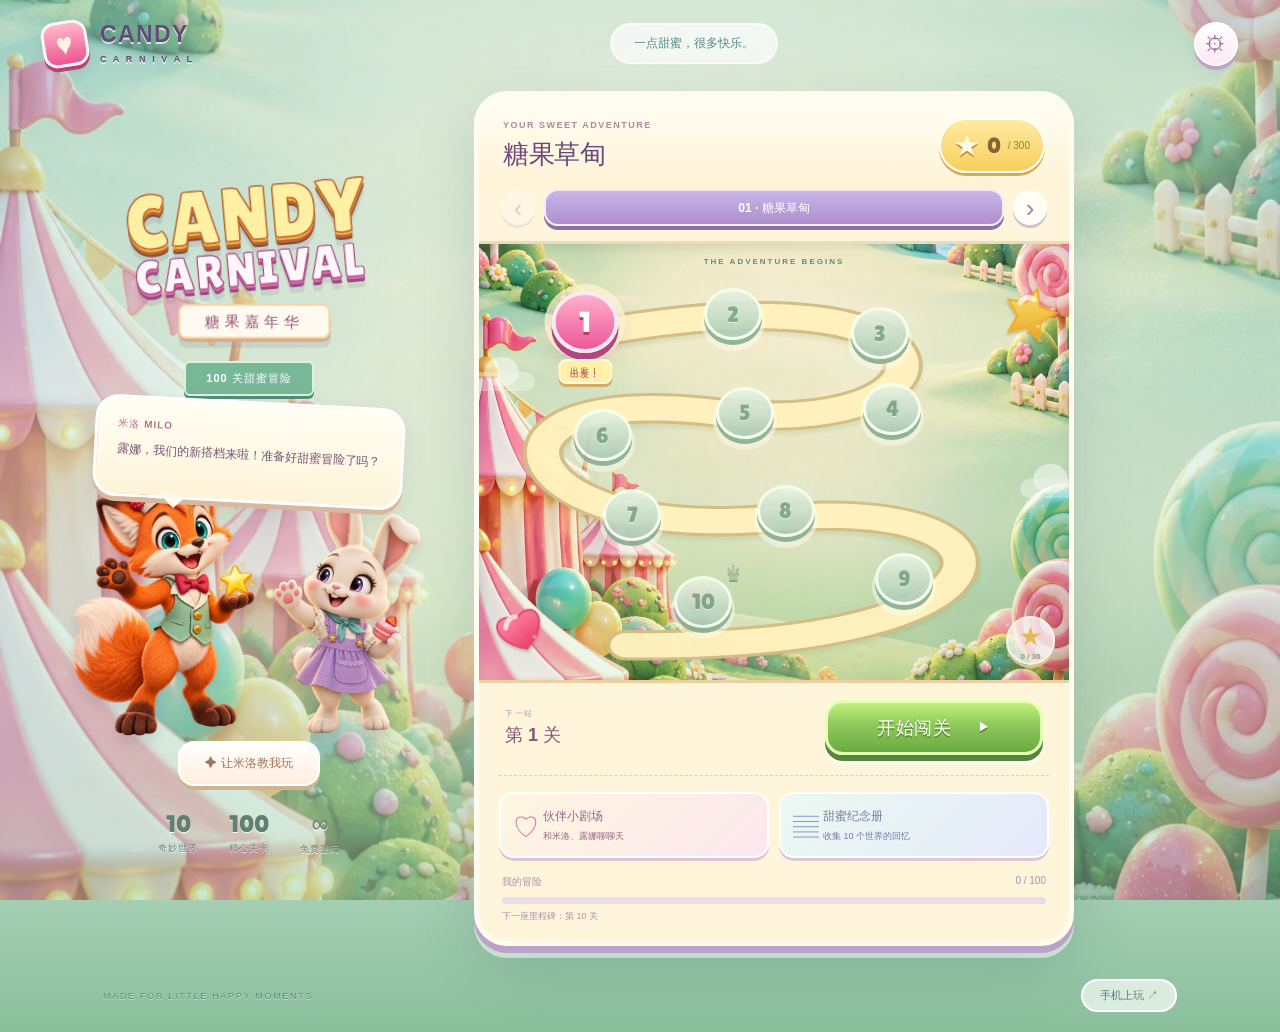
<file: games/candy/index.html>
<!doctype html><html lang="zh-CN"><head><meta charset="UTF-8"><meta name="viewport" content="width=device-width,initial-scale=1,viewport-fit=cover"><meta name="theme-color" content="#fff8e9"><meta name="description" content="糖果嘉年华：100 关原创糖果三消，狐狸米洛全程指导，免费游玩，支持离线。"><link rel="manifest" href="./manifest.webmanifest"><link rel="icon" href="./icon.svg"><title>Candy Carnival · 糖果嘉年华</title>  <script type="module" crossorigin src="./assets/index-CW4LQu5w.js"></script>
  <link rel="stylesheet" crossorigin href="./assets/index-BdXzxJ0J.css">
</head><body><div id="app"></div></body></html>
</file>
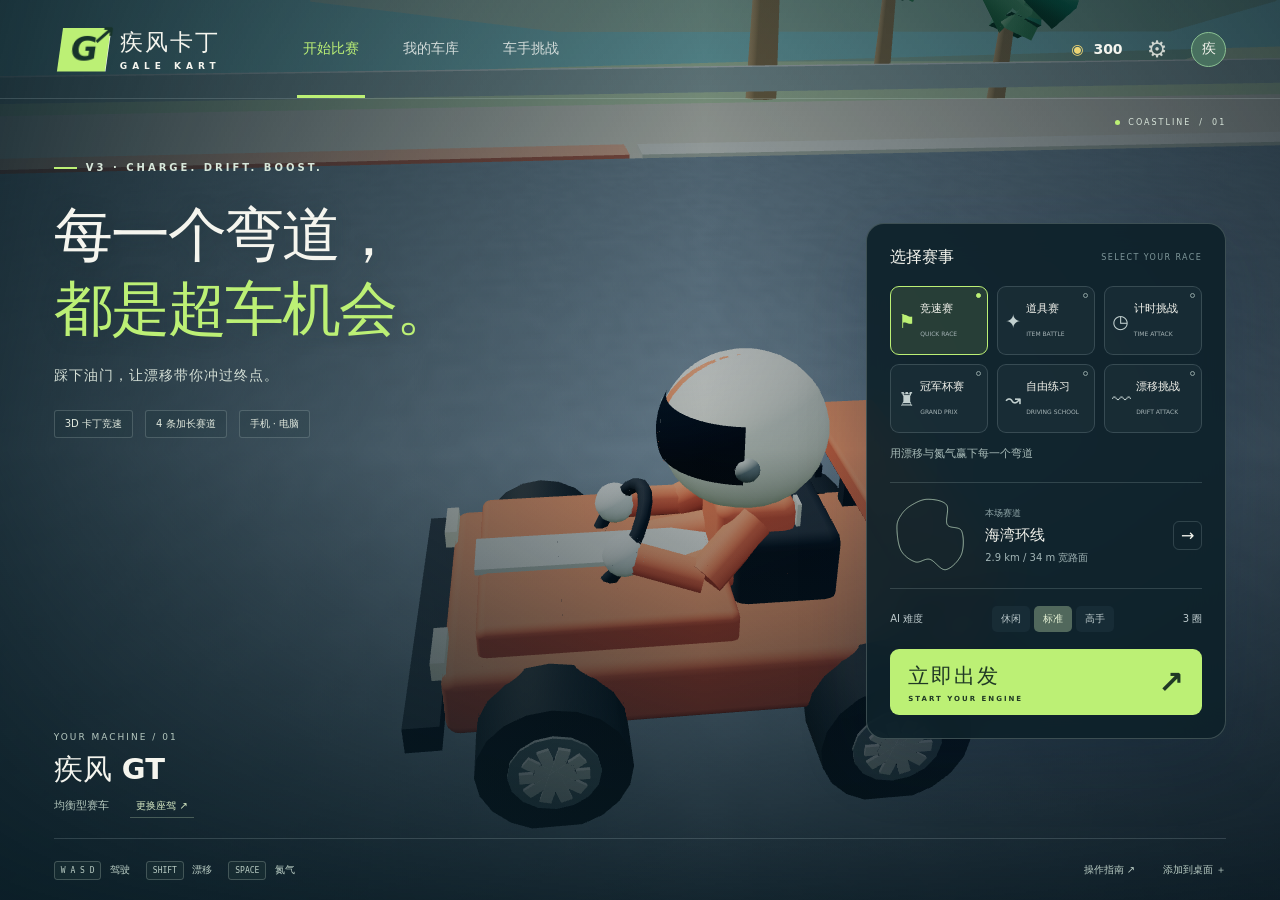
<file: games/kart/index.html>
<!doctype html><html lang="zh-CN"><head><meta charset="UTF-8"/><meta name="viewport" content="width=device-width,initial-scale=1,viewport-fit=cover,user-scalable=no"/><meta name="theme-color" content="#0b1726"/><meta name="apple-mobile-web-app-capable" content="yes"/><meta name="description" content="疾风卡丁：漂移、氮气、道具与好友竞速。电脑手机打开即玩。"/><link rel="manifest" href="./manifest.webmanifest"/><link rel="icon" href="./icon.svg"/><link rel="apple-touch-icon" href="./icon-192.png"/><title>疾风卡丁 · GALE KART</title>  <script type="module" crossorigin src="./assets/index-D_6wVuWs.js"></script>
  <link rel="stylesheet" crossorigin href="./assets/index-CCkAr4lq.css">
<style>.friend-link{display:none!important}</style></head><body><div id="root"></div></body></html>
</file>
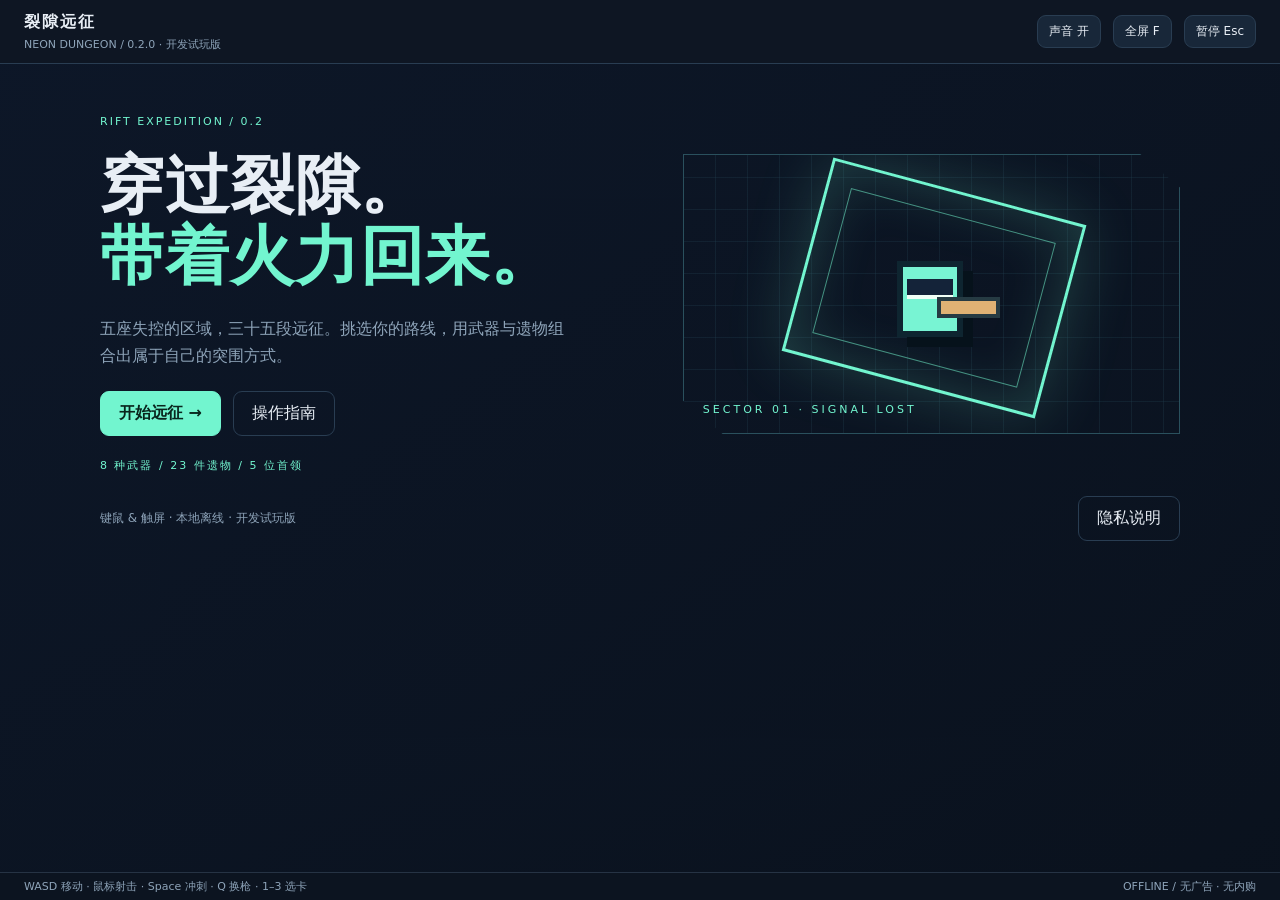
<file: games/rift/index.html>
<!doctype html>
<html lang="zh-CN">
<head>
<meta charset="UTF-8"><meta name="viewport" content="width=device-width,initial-scale=1,viewport-fit=cover,user-scalable=no">
<meta name="theme-color" content="#090e19"><title>裂隙远征 · 霓虹地牢 0.2</title>
<style>
:root{color-scheme:dark;--bg:#090e19;--panel:#121d2c;--line:#293d52;--cyan:#72f5cf;--gold:#ffc276;--text:#e8eef5;--muted:#8ea4b9}
*{box-sizing:border-box}html,body{margin:0;width:100%;height:100%;overflow:hidden;background:var(--bg);color:var(--text);font-family:'Microsoft YaHei','PingFang SC',system-ui,sans-serif;touch-action:none}button{font:inherit;color:inherit;cursor:pointer;border:1px solid var(--line);background:#182739;border-radius:9px;padding:11px 18px;transition:background .15s,transform .15s}button:hover{background:#243b50;border-color:var(--cyan)}button:active{transform:translateY(2px)}button:focus-visible{outline:2px solid var(--cyan);outline-offset:3px}button:disabled{opacity:.35;cursor:default}.primary{background:var(--cyan);color:#09251d;font-weight:700;border-color:var(--cyan)}.primary:hover{background:#b1ffe9}.quiet{background:transparent}.tag{font-size:11px;letter-spacing:2px;color:var(--cyan);text-transform:uppercase}.muted{color:var(--muted)}h1,h2,h3,p{margin:0}h1{font-size:clamp(32px,5vw,65px);line-height:1.12;letter-spacing:1px}h2{font-size:clamp(23px,3vw,36px)}p{line-height:1.7}.row{display:flex;align-items:center;gap:12px;flex-wrap:wrap}.spread{justify-content:space-between}.spaced{margin-top:22px}.tiny{font-size:12px}.gold{color:var(--gold)}
#shell{height:100%;display:flex;flex-direction:column;padding:env(safe-area-inset-top) env(safe-area-inset-right) env(safe-area-inset-bottom) env(safe-area-inset-left)}#top{height:64px;flex-shrink:0;border-bottom:1px solid var(--line);display:flex;align-items:center;justify-content:space-between;padding:0 24px;gap:18px;background:#0e1623;z-index:3}#brand{font-weight:800;letter-spacing:2px;white-space:nowrap}#brand small{font-weight:400;color:var(--muted);letter-spacing:0;font-size:11px;display:block;margin-top:4px}#top button{padding:7px 11px;font-size:12px}#stage{position:relative;flex:1;min-height:0;display:flex;align-items:center;justify-content:center;overflow:hidden;background:radial-gradient(ellipse at center,#172637,#080e18 75%)}#arena{display:block;max-width:100%;max-height:100%;width:auto;height:auto;aspect-ratio:16/9;image-rendering:pixelated;touch-action:none}#hud{display:none;position:absolute;left:16px;right:16px;top:10px;z-index:2;pointer-events:none;gap:12px;align-items:flex-start;justify-content:space-between}#hud .box{background:#09131be8;border:1px solid #345263;padding:8px 12px;border-radius:8px;min-width:170px}#hud .health{height:6px;background:#482832;margin-top:6px;overflow:hidden;border-radius:5px}#hpFill{height:100%;background:#fb7c8a;width:100%}#objective{text-align:center}#hud .right{text-align:right}#bossHud{display:none;position:absolute;bottom:20px;width:42%;left:29%;pointer-events:none;background:#0c1425ed;padding:7px 12px;border-radius:6px;font-size:11px;text-align:center;border:1px solid #b0678a}#bossFill{height:5px;background:#ff7494;margin-top:6px}#toast{position:absolute;bottom:16px;left:50%;transform:translateX(-50%);max-width:80%;padding:9px 18px;background:#132636f0;border:1px solid #416174;border-radius:30px;font-size:13px;pointer-events:none;opacity:0;z-index:9;text-align:center}#screen{position:absolute;inset:0;z-index:4;overflow:auto;touch-action:pan-y;overscroll-behavior:contain;background:linear-gradient(145deg,#0d1728fa,#0a121eef);padding:clamp(18px,4vw,50px);display:none}#screen.show{display:block}.page{max-width:1080px;margin:auto}.hero{display:grid;grid-template-columns:1.1fr 1fr;gap:36px;align-items:center;min-height:360px}.hero p{max-width:470px;color:var(--muted);margin-top:22px}.hero-art{min-height:280px;position:relative;background:repeating-linear-gradient(0deg,transparent 0 31px,#24465644 31px 32px),repeating-linear-gradient(90deg,transparent 0 31px,#24465644 31px 32px);border:1px solid #2a505d;clip-path:polygon(0 0,92% 0,100% 12%,100% 100%,8% 100%,0 88%)}.portal{position:absolute;left:24%;top:12%;width:53%;height:72%;border:3px solid #72f5cf;box-shadow:0 0 65px #72f5cf33,inset 0 0 60px #72f5cf33;transform:rotate(15deg)}.portal:after{content:'';position:absolute;inset:22px;border:1px solid #72f5cf88}.hero-player{position:absolute;left:43%;top:38%;width:66px;height:76px;background:#78f4d3;border:6px solid #0e2530;box-shadow:10px 10px 0 #06121b}.hero-player:before{content:'';position:absolute;left:4px;right:4px;top:12px;height:16px;background:#142339;border-bottom:4px solid #f1fff6}.hero-player:after{content:'';position:absolute;right:-43px;top:30px;width:55px;height:13px;background:#e0b274;border:4px solid #263b43}.hero-art .caption{position:absolute;bottom:17px;left:19px;font-size:11px;color:var(--cyan);letter-spacing:3px}.cards{display:grid;grid-template-columns:repeat(3,minmax(0,1fr));gap:18px;margin-top:27px}.cards.two{grid-template-columns:repeat(2,minmax(0,1fr));max-width:750px;margin-left:auto;margin-right:auto}.cards.one{grid-template-columns:1fr;max-width:430px;margin-left:auto;margin-right:auto}.card{position:relative;display:flex;flex-direction:column;align-items:stretch;text-align:left;min-width:0;min-height:210px;padding:23px;border:1px solid var(--line);border-radius:12px;background:linear-gradient(155deg,#192b3b,#111d2d);overflow-wrap:anywhere}.card .sigil{color:var(--cyan);font-size:28px;margin-bottom:18px;font-family:monospace}.card h3{font-size:20px;line-height:1.4}.card p{font-size:14px;color:#a5b6c7;margin:12px 0 20px}.card .foot{margin-top:auto;border-top:1px solid #32434f;padding-top:13px;color:var(--gold);font-size:12px}.card.rare{border-color:#927dd0}.card.legend{border-color:var(--gold);background:linear-gradient(145deg,#392e2a,#151d29)}.card.selected{border:2px solid var(--cyan)}.progress{display:flex;margin:28px 0 22px;gap:10px}.step{flex:1;background:#152639;border-top:3px solid #304353;padding:12px 8px;font-size:12px;text-align:center;color:var(--muted)}.step.done{border-color:var(--cyan);color:var(--cyan)}.step.current{border-color:var(--gold);color:var(--gold);background:#32291e}.callout{border-left:3px solid var(--cyan);background:#162731;padding:14px 18px;font-size:13px;color:#bad0df;margin-top:22px}.stats{display:grid;grid-template-columns:repeat(4,1fr);gap:14px;margin:28px 0}.stat{padding:20px;background:#132233;border-radius:8px}.stat strong{font-size:27px;display:block;color:var(--cyan);margin:10px 0}.inventory{display:grid;grid-template-columns:repeat(2,minmax(0,1fr));gap:10px;margin-top:18px}.inventory div{background:#142438;padding:12px;border-radius:7px;font-size:13px;line-height:1.6}.inventory b{color:var(--cyan)}#bottom{flex-shrink:0;min-height:28px;display:flex;justify-content:space-between;padding:6px 24px;font-size:11px;color:var(--muted);border-top:1px solid #263344;background:#0c1420}.touch-controls{display:none;position:absolute;inset:0;pointer-events:none;z-index:3}.stick{pointer-events:auto;touch-action:none;position:absolute;bottom:22px;width:112px;height:112px;border:2px solid #7ff3d65c;border-radius:50%;background:#0b1c2f88;display:flex;align-items:center;justify-content:center;color:#cee8e5a8;font-size:11px}.stick:after{content:'';position:absolute;width:42px;height:42px;border-radius:50%;background:#74ebd238;transform:translate(var(--sx,0px),var(--sy,0px));border:1px solid #9effdf66}#moveStick{left:24px}#aimStick{right:24px}#dashTouch,#switchTouch{pointer-events:auto;position:absolute;right:150px;bottom:42px;border-radius:50%;height:63px;width:63px;padding:0;background:#174438dd;border:1px solid var(--cyan)}#switchTouch{right:150px;bottom:118px;width:50px;height:50px;background:#223950cc;font-size:11px}.touch .touch-controls.active{display:block}.touch #bottom{display:none}#rotate{display:none}
@media(max-width:700px){#top{height:50px;padding:0 12px}#brand{font-size:13px}#brand small{font-size:9px}#top>.row{flex-wrap:nowrap;gap:5px}#top button{font-size:10px;padding:6px 7px}.hero{grid-template-columns:1fr;gap:18px;min-height:unset}.hero-art{min-height:180px}.hero p{font-size:13px;margin-top:13px}.cards{gap:10px}.card{padding:14px;min-height:190px}.card h3{font-size:16px}.card p{font-size:12px}.card .sigil{margin-bottom:10px;font-size:24px}#bottom{padding:6px 10px;font-size:10px}.stats{grid-template-columns:repeat(2,1fr)}#hud{left:7px;right:7px;gap:5px}#hud .box{padding:5px 7px;min-width:100px;font-size:11px}.inventory{grid-template-columns:1fr}.step{font-size:10px;padding:8px 3px}}
@media(max-width:480px){.cards,.cards.two{grid-template-columns:1fr}.card{min-height:145px}.hero-art{display:none}#objective{max-width:120px}.touch #rotate{display:block;position:absolute;bottom:155px;left:10px;font-size:10px;background:#0d1d2acc;padding:5px 8px;color:var(--gold);z-index:3}}
@media(max-height:500px) and (orientation:landscape){#top{height:38px}#top small,#bottom{display:none}#screen{padding:18px 28px}.hero{min-height:220px;gap:24px;grid-template-columns:1.25fr 1fr}.hero h1{font-size:36px}.hero p{font-size:12px;margin:12px 0}.hero-art{min-height:210px}.spaced{margin-top:13px}.cards{margin-top:14px;gap:10px}.card{padding:13px;min-height:180px}.card h3{font-size:17px}.card p{font-size:12px;margin:8px 0 12px}.card .sigil{font-size:21px;margin-bottom:8px}.progress{margin:13px 0}.step{padding:7px}.stick{width:90px;height:90px;bottom:12px}#dashTouch{bottom:18px;right:123px;width:54px;height:54px}#switchTouch{bottom:82px;right:126px;width:45px;height:45px}#hud .box{font-size:11px;min-width:135px}#hud{top:6px}#bossHud{bottom:8px}}
</style></head>
<body><div id="shell">
<header id="top"><div id="brand">裂隙远征 <small>NEON DUNGEON / 0.2.0 · 开发试玩版</small></div><div class="row"><button id="soundBtn" aria-label="切换声音">声音 开</button><button id="fullBtn">全屏 F</button><button id="pauseBtn">暂停 Esc</button></div></header>
<main id="stage"><canvas id="arena" width="960" height="540" aria-label="战斗竞技场" tabindex="0"></canvas>
<div id="hud"><div class="box"><div id="hpText"></div><div class="health"><div id="hpFill"></div></div><div id="weaponText" class="tiny spaced" style="margin-top:6px"></div></div><div class="box" id="objective"></div><div class="box right" id="runInfo"></div></div>
<div id="bossHud"><span id="bossName"></span><div id="bossFill"></div></div>
<div class="touch-controls" id="touchControls"><div id="moveStick" class="stick" aria-label="移动摇杆">移动</div><div id="aimStick" class="stick" aria-label="瞄准射击摇杆">瞄准 / 射击</div><button id="dashTouch">冲刺</button><button id="switchTouch">换枪</button></div>
<div id="rotate">横屏游玩更舒适</div><section id="screen" class="show"></section><div id="toast"></div></main>
<footer id="bottom"><span>WASD 移动 · 鼠标射击 · Space 冲刺 · Q 换枪 · 1–3 选卡</span><span id="buildLabel">OFFLINE / 无广告 · 无内购</span></footer></div>
<script>
'use strict';
// 全部绘图和音效在本文件生成。渲染、节点流程和命中效果使用独立状态，避免残影与重复奖励。
const $=id=>document.getElementById(id),canvas=$('arena'),ctx=canvas.getContext('2d',{alpha:false}),W=960,H=540,T=30;
const colors={white:'#e4f1f5',cyan:'#72f5cf',red:'#ff7088',gold:'#ffc276',blue:'#8abfff',purple:'#bb95ff'};
const zones=[
 {name:'霓虹实验室',sub:'失控的防卫阵列',color:'#72f5cf',floor:'#142333',grid:'#213849',wall:'#355668',hazard:'laser',boss:'sentinel',pool:['chaser','shooter','turret']},
 {name:'熔炉城区',sub:'穿过燃烧的生产线',color:'#ffa974',floor:'#291f20',grid:'#402c29',wall:'#795540',hazard:'lava',boss:'beast',pool:['tank','dasher','shooter']},
 {name:'寒霜档案馆',sub:'冻结的记忆与封锁协议',color:'#91ddff',floor:'#192c38',grid:'#274453',wall:'#496a82',hazard:'ice',boss:'warden',pool:['tank','turret','dasher']},
 {name:'雷暴天穹',sub:'穿过雷鸣的中继站',color:'#ffe093',floor:'#24263a',grid:'#363750',wall:'#64627e',hazard:'storm',boss:'tempest',pool:['dasher','shooter','summoner']},
 {name:'虚空核心',sub:'终止裂隙的心跳',color:'#b79afa',floor:'#201d32',grid:'#322d4a',wall:'#5d547e',hazard:'rift',boss:'core',pool:['summoner','turret','dasher','shooter']}
];
const STAGES=7;
const weapons={
 pistol:{name:'脉冲手枪',tag:'均衡 / 双重扳机',damage:19,cd:.28,speed:700,pellets:1,spread:0,color:'#72f5cf',symbol:'01'},
 shotgun:{name:'破门霰弹',tag:'散射 / 近距爆裂',damage:10,cd:.72,speed:590,pellets:7,spread:.48,color:'#ffbb78',symbol:'02'},
 laser:{name:'棱镜激光',tag:'瞬发 / 墙面反射',damage:31,cd:.62,range:720,color:'#bb95ff',symbol:'03'},
 smg:{name:'蜂群冲锋枪',tag:'连射 / 暴击连锁',damage:7,cd:.095,speed:760,pellets:1,spread:.1,color:'#b8f184',symbol:'04'},
 arc:{name:'风暴电弧',tag:'连锁 / 群体控制',damage:23,cd:.48,speed:530,pellets:1,spread:0,color:'#8abfff',symbol:'05'},
 rail:{name:'零点轨道炮',tag:'蓄力 / 高能穿透',damage:95,cd:.48,speed:1050,color:'#ffe28c',symbol:'06'},
 rocket:{name:'余烬发射器',tag:'范围爆炸 / 慢速重弹',damage:60,cd:.92,speed:360,pellets:1,spread:0,color:'#ff826d',symbol:'07'},
 frost:{name:'冰棘投射器',tag:'三连散射 / 自带减速',damage:14,cd:.42,speed:610,pellets:3,spread:.2,color:'#b7e9ff',symbol:'08'}
};
const enemyDefs={chaser:{name:'追击者',hp:40,speed:95,r:11,color:'#f479a7',damage:10},shooter:{name:'射手',hp:43,speed:60,r:11,color:'#ffc276',damage:8},tank:{name:'装甲坦克',hp:105,speed:42,r:16,color:'#ff7884',damage:16},dasher:{name:'闪击者',hp:52,speed:66,r:12,color:'#bf91ff',damage:13},turret:{name:'炮塔',hp:55,speed:0,r:13,color:'#87b5ff',damage:9},summoner:{name:'召唤师',hp:72,speed:45,r:12,color:'#a5de89',damage:8}};
const affixes={swift:{name:'迅捷',desc:'移动速度 +35%'},shield:{name:'护盾',desc:'受到伤害 -30%'},split:{name:'分裂',desc:'死亡后分裂为两个幼体'},rage:{name:'狂暴',desc:'半血后攻击速度提高'}};
const relics=[
 ['ember','燃烧弹','命中灼烧 3 秒；霰弹枪灼烧更强。','攻击',false],['frost','冰冻射击','命中减速 40%；电弧可冻结一整群敌人。','攻击',false],['shock','感电回路','感电使后续伤害 +15%；激光会向邻近敌人放电。','攻击',false],['bleed','裂伤弹头','命中流血 3 秒；冲锋枪可叠加到 5 层。','攻击',false],
 ['blast','穿透爆炸','轨道炮、穿透弹和霰弹触发范围伤害。','攻击',true],['thunder','暴击闪电','暴击向两个目标弹射，不递归触发暴击。','攻击',true],['dashwave','冲刺冲击波','冲刺时伤害并击退附近敌人。','技能',false],['phase','相位延长','冲刺结束后额外无敌 0.45 秒。','技能',false],['trail','激光残影','冲刺留下持续 1.8 秒的灼热轨迹。','技能',true],
 ['ward','清房护盾','每次清房补充 18 护盾，上限 40。','防御',false],['laststand','濒危装甲','生命低于 35% 时减伤 35%。','防御',false],['killheal','猎杀修复','每次击杀恢复 2 生命。','防御',true],['magnet','磁力拾荒者','拾取范围扩大；每枚金币额外加 1。','经济',false],['discount','走私通行证','商店所有商品价格 -25%。','经济',false],['fortune','幸运锁芯','宝箱额外提供 20 金币和武器。','经济',true],
 ['drone','护航无人机','跟随玩家，每秒自动攻击附近敌人。','技能',true],['berserk','背水弹仓','生命低于一半时伤害 +30%。','攻击',true],['renew','应急修复','每次进入新区域额外回复 25 生命。','防御',false],
 ['singularity','奇点引擎','所有伤害 +30%，灼烧与流血伤害翻倍。','传奇',true],['prism','无限棱镜','所有武器穿透 +2，电弧连锁 +3，激光额外反射。','传奇',true],['phoenix','不灭余烬','致命伤时复活至半血；每局一次。','传奇',true],
 ['overdrive','终焉超频','获得时射速 +25%，暴击率 +10%。','传奇',true],['aegis','曙光壁垒','获得时上限 +40 并恢复 40 生命；每次清房补充 20 护盾。','传奇',true]
].map(([id,name,desc,category,rare])=>({id,name,desc,category,rare,legend:category==='传奇'}));
const baseUpgrades=[
 {id:'damage',name:'高压弹药',desc:'所有武器伤害 +16%',apply:p=>p.damage*=1.16},
 {id:'fire',name:'快速装填',desc:'射速 +14%，蓄力更快',apply:p=>p.fire*=1.14},
 {id:'speed',name:'轻量推进',desc:'移动速度 +10%',apply:p=>p.speed=Math.min(330,p.speed*1.1)},
 {id:'life',name:'生命核心',desc:'生命上限 +20，同时回复 30',apply:p=>{p.maxHp+=20;p.hp=Math.min(p.maxHp,p.hp+30)}},
 {id:'crit',name:'致命校准',desc:'暴击率 +9%，上限 70%',apply:p=>p.crit=Math.min(.7,p.crit+.09)},
 {id:'pierce',name:'穿透弹头',desc:'弹丸与光束额外穿透 1 个目标',apply:p=>p.pierce++},
 {id:'dash',name:'跃迁电容',desc:'冲刺冷却缩短 15%',apply:p=>p.dashMax=Math.max(.6,p.dashMax*.85)},
 {id:'leech',name:'纳米吸血',desc:'直接伤害的 1.5% 转化为生命',apply:p=>p.leech=Math.min(.09,p.leech+.015)}
];
const uniqueMods={pistol:['双重扳机','额外发射一枚手枪弹丸'],shotgun:['爆裂铅弹','每发霰弹命中后爆裂'],laser:['折射晶体','激光首次撞墙后反射'],smg:['连锁暴击','获得 12% 暴击，冲锋枪暴击弹射'],arc:['分裂电弧','电弧额外弹射 2 次'],rail:['超导线圈','轨道炮蓄力速度 +70%'],rocket:['集束燃料','导弹爆炸半径扩大 45%'],frost:['极寒核心','冰棘减速效果与伤害提高']};
const pilots=[{name:'游侠',desc:'手枪 + 霰弹枪 · 100 生命',weapon:'shotgun',hp:100,speed:220},{name:'工程师',desc:'手枪 + 电弧枪 · 90 生命 + 20 护盾',weapon:'arc',hp:90,speed:210},{name:'先锋',desc:'手枪 + 冲锋枪 · 120 生命',weapon:'smg',hp:120,speed:205}];
const nodeTypes={combat:['交火区','清除两波敌人，选择基础强化','普通强化 + 金币','01'],elite:['精英据点','清除三波精英组合，获得稀有遗物','稀有遗物 + 大量金币','!'],survival:['防卫终端','生存 35 秒，敌人会持续增援','遗物 + 武器','35'],event:['裂隙事件','安全收益、危险交易，或诅咒换遗物','三种风险选择','?'],shop:['流动商店','购买一次性补给、武器和遗物','补给 / 武器 / 遗物','¤'],rest:['避难站','恢复生命，或免费校准武器','治疗 / 武器','+'],chest:['密封宝库','取得遗物和随机补给','遗物 + 随机补给','◇'],boss:['区域首领','击败区域守卫，选择传奇遗物','传奇遗物 + 区域通行','Ω']};
let state='menu',p=null,zone=0,layer=0,graph=[],path=[],node=null,enemies=[],shots=[],effects=[],particles=[],drops=[],trails=[],walls=[],hazards=[],flow=[],nextFlow=0;
let timer=0,clock=0,score=0,coins=0,kills=0,combo=0,comboTime=0,maxCombo=0,shake=0,toastUntil=0,last=0,acc=0,spawnTimer=0,wave=0,waves=0,roomTime=0,afterReward=null,options=[],pilot=0,difficulty='normal',muted=false,audio=null,runDone=false,bossKilled=false;
let touchMode=matchMedia('(pointer:coarse)').matches,moveInput={x:0,y:0},aimInput={x:0,y:0},pointer={x:650,y:280,fire:false},keys=new Set(),inputBlockedUntil=0;
const rand=(a,b)=>a+Math.random()*(b-a),choose=a=>a[Math.floor(Math.random()*a.length)],clamp=(v,a,b)=>Math.max(a,Math.min(b,v)),distance=(a,b)=>Math.hypot(a.x-b.x,a.y-b.y),norm=(x,y)=>{const m=Math.hypot(x,y)||1;return{x:x/m,y:y/m}},has=id=>!!p&&p.relics.includes(id),copy=a=>({x:a.x,y:a.y});
function sound(f=440,d=.07,type='sine',volume=.035){if(muted)return;try{audio??=new(window.AudioContext||window.webkitAudioContext)();if(audio.state==='suspended')audio.resume();const o=audio.createOscillator(),g=audio.createGain();o.type=type;o.frequency.setValueAtTime(f,audio.currentTime);o.frequency.exponentialRampToValueAtTime(Math.max(35,f*.55),audio.currentTime+d);g.gain.setValueAtTime(volume,audio.currentTime);g.gain.exponentialRampToValueAtTime(.001,audio.currentTime+d);o.connect(g).connect(audio.destination);o.start();o.stop(audio.currentTime+d)}catch{}}
function notify(text){$('toast').textContent=text;$('toast').style.opacity=1;toastUntil=performance.now()+2400}
function resetInput(){keys.clear();pointer.fire=false;moveInput={x:0,y:0};aimInput={x:0,y:0};for(const el of [$('moveStick'),$('aimStick')]){el.style.setProperty('--sx','0px');el.style.setProperty('--sy','0px')}if(p)p.charge=0}
function changeState(next){state=next;resetInput();$('toast').style.opacity=0;toastUntil=0;inputBlockedUntil=performance.now()+180;$('screen').classList.toggle('show',next!=='combat');$('hud').style.display=next==='combat'?'flex':'none';$('touchControls').classList.toggle('active',next==='combat');$('bossHud').style.display='none';renderScreen()}
function head(kicker,title,sub){return `<div class="page"><div class="tag">${kicker}</div><h2 class="spaced">${title}</h2><p class="muted spaced">${sub}</p>`}
function cardsHtml(list){return `<div class="cards ${list.length===1?'one':list.length===2?'two':''}">${list.map((o,i)=>`<button class="card ${o.legend?'legend':o.rare?'rare':''} ${o.selected?'selected':''}" data-pick="${i}" ${o.disabled?'disabled':''}><span class="sigil">${o.symbol||String(i+1).padStart(2,'0')}</span><h3>${o.name}</h3><p>${o.desc}</p><span class="foot">${o.foot||'选择此项'}${o.cost!=null?' · '+o.cost+' 金币':''}</span></button>`).join('')}</div>`}
function action(label,act,primary=false){return `<button class="${primary?'primary':'quiet'}" data-action="${act}">${label}</button>`}
function renderScreen(){
 if(state==='combat')return;let html='';options=[];
 if(state==='menu')html=`<div class="page"><div class="hero"><div><div class="tag">RIFT EXPEDITION / 0.2</div><h1 class="spaced">穿过裂隙。<br><span style="color:var(--cyan)">带着火力回来。</span></h1><p>五座失控的区域，三十五段远征。挑选你的路线，用武器与遗物组合出属于自己的突围方式。</p><div class="row spaced">${action('开始远征 →','loadout',true)}${action('操作指南','help')}</div><div class="tag spaced">8 种武器 / 23 件遗物 / 5 位首领</div></div><div class="hero-art" aria-hidden="true"><div class="portal"></div><div class="hero-player"></div><div class="caption">SECTOR 01 · SIGNAL LOST</div></div></div><div class="row spread spaced"><span class="muted tiny">键鼠 & 触屏 · 本地离线 · 开发试玩版</span>${action('隐私说明','privacy')}</div></div>`;
 if(state==='loadout'){options=pilots.map((x,i)=>({...x,symbol:['↗','⚡','▣'][i],selected:pilot===i,foot:pilot===i?'已选择':'选择角色'}));html=head('PREPARATION','选择出战装备','角色只影响初始装备；所有武器都能在局内获取。')+cardsHtml(options)+`<div class="row spaced">${action(difficulty==='relaxed'?'✓ 探索模式':'探索模式','relaxed')}${action(difficulty==='normal'?'✓ 标准模式':'标准模式','normal')}<span class="muted tiny">探索模式：受到伤害 -30%，初始金币 +20</span></div><div class="row spaced">${action('开始行动','start',true)}${action('返回','menu')}</div></div>`}
 if(state==='help')html=head('FIELD MANUAL','行动指南','离开页面或切入后台会自动暂停。')+`<div class="inventory"><div><b>移动与冲刺</b><br>WASD 移动，Space 冲刺。冲刺期间无敌，但无法穿墙。手机左摇杆移动，点击冲刺按钮突围。</div><div><b>开火与换枪</b><br>鼠标左键射击；Q / 滚轮换枪，数字键选择已有武器。手机右摇杆瞄准并射击，点击换枪轮换。轨道炮松开后发射。</div><div><b>战斗与路线</b><br>蓝色出生信标提供安全位置；敌人生成前有红圈预警。清理波次后选奖励。区域首领固定在第 7 段。</div><div><b>构筑与状态</b><br>灼烧持续伤害、冰冻减速、感电增伤、流血叠层。暂停页查看完整构筑。不同遗物效果可组合。</div></div><div class="row spaced">${action('返回','menu',true)}</div></div>`;
 if(state==='privacy')html=head('PRIVACY / 本地试玩版本','隐私说明','本游戏没有账号、广告、内购、统计 SDK 或网络排行。')+`<p class="spaced">游戏逻辑和音效在设备本地运行，不请求相机、麦克风、定位、通讯录或存储权限，不上传个人信息。本版本不保存游玩进度；关闭应用后当前远征结束。Android 包不声明网络权限。</p><p class="spaced muted">此说明对应当前离线测试包。未来若接入 TapTap 登录或防沉迷服务，需要由发行者补充主体、联系方式和 SDK 数据处理说明后重新确认。</p><div class="row spaced">${action('返回','menu',true)}</div></div>`;
 if(state==='map'){
 const z=zones[zone];options=graph[layer].map(n=>({name:nodeTypes[n.type][0],desc:nodeTypes[n.type][1]+(n.affix?'。'+affixes[n.affix].name+'：'+affixes[n.affix].desc:''),symbol:nodeTypes[n.type][3],foot:`危险 ${n.risk} / ${nodeTypes[n.type][2]}`,rare:n.type==='elite',legend:n.type==='boss'}));
 html=head(`SECTOR 0${zone+1} / ${z.sub}`,z.name,`生命 ${Math.ceil(p.hp)}/${p.maxHp} · 金币 ${coins} · 已走 ${path.length?path.map(x=>nodeTypes[x.type][0]).join(' → '):'出发点'}`)+`<div class="progress">${Array.from({length:STAGES},(_,i)=>`<div class="step ${i<layer?'done':i===layer?'current':''}">${i===STAGES-1?'Ω 首领':String(i+1).padStart(2,'0')+' / '+(i<layer?'已完成':i===layer?'当前路线':'未抵达')}</div>`).join('')}</div>`+cardsHtml(options)+`<div class="callout">${layer===0&&zone===0?'第一次行动：从低风险交火区熟悉操作。优先躲避地面的红色预警，再选择开火时机。':'高风险节点提供更多金币和稀有构筑。路线选定后不能回退刷取奖励。'}</div></div>`;
 }
 if(state==='reward'){options=rewardOptions;html=head(rewardLegend?'LEGENDARY RELIC':'ROOM SECURED',rewardTitle,rewardSub)+cardsHtml(options)+`<p class="tiny muted spaced">点击卡片或按对应数字选择。完整构筑可在暂停界面查看。</p></div>`}
 if(state==='event'){
 options=[{name:'安全补给',desc:'获得 20 金币，恢复 18 生命。',foot:'没有代价',symbol:'+'},{name:'危险缓存',desc:'损失 18 当前生命，获得 60 金币和一把新武器。',foot:'最低保留 1 生命',symbol:'!'},{name:'裂隙契约',desc:'生命上限永久减少 12，换取一次稀有遗物三选一。',foot:'风险 / 稀有遗物',symbol:'◇',rare:true,disabled:p.maxHp<=40}];html=head('ANOMALY','裂隙交易',`作出一次选择，然后继续前行。生命 ${Math.ceil(p.hp)}/${p.maxHp}`)+cardsHtml(options)+'</div>';
 }
 if(state==='rest'){options=[{name:'医疗舱',desc:'恢复 45% 最大生命，并获得 10 护盾。',foot:'继续远征',symbol:'+'},{name:'武器工作台',desc:'三选一获得尚未持有的武器。',foot:'免费改装',symbol:'⌁'}];html=head('SAFE HOUSE','避难站','暂时放下扳机，决定下一场战斗的准备方式。')+cardsHtml(options)+'</div>'}
 if(state==='chest'){options=[{name:'解锁宝库',desc:'获得 25 金币和一次遗物选择。幸运锁芯会增加额外奖励。',foot:'本节点仅可开启一次',symbol:'◇'}];html=head('SUPPLY CACHE','密封宝库','传感器显示：里面有一件仍在运作的古老装置。')+cardsHtml(options)+'</div>'}
 if(state==='shop'){options=shopStock.map(o=>({...o,disabled:o.sold||coins<o.cost,foot:o.sold?'已售罄':o.foot}));html=head('TRADER ONLINE','流动商店',`可用金币 ${coins} · ${has('discount')?'通行证折扣已生效':'每件商品限购一次'}`)+cardsHtml(options)+`<div class="row spaced">${action('离开商店 →','leave',true)}</div></div>`}
 if(state==='pause'){html=head('PAUSED','行动已暂停',`${zones[zone].name} · 第 ${layer+1}/${STAGES} 段 · ${kills} 击杀`)+`<div class="row spaced">${action('继续行动','resume',true)}${action('返回主菜单','abandon')}</div><h3 class="spaced">当前装备</h3><div class="inventory">${p.inventory.map(id=>`<div><b>${weapons[id].name}</b><br>${weapons[id].tag}${p.mods.includes(id)?' · 专属强化已激活':''}</div>`).join('')}</div><h3 class="spaced">遗物与强化</h3><div class="inventory">${p.relics.map(id=>{const r=relics.find(x=>x.id===id);return `<div><b>${r.name}</b><br>${r.desc}</div>`}).join('')}${p.upgrades.map(x=>`<div>${x}</div>`).join('')||'<div>尚未获得。清房后选择强化。</div>'}</div></div>`}
 if(state==='abandon')html=head('RETURN TO BASE','结束本次远征？','当前进度不会保存。')+`<div class="row spaced">${action('继续远征','resume',true)}${action('结束并返回','menu')}</div></div>`;
 if(state==='areaClear')html=head('SECTOR SECURED',`${zones[zone].name} 已净化`,'传奇遗物已装配。武器、金币、生命与构筑将在下一区域保留。')+`<div class="callout">下一站：${zones[zone+1].name} / ${zones[zone+1].sub}。进入后回复部分生命。</div><div class="row spaced">${action('前往下一区域 →','nextZone',true)}</div></div>`;
 if(state==='victory'||state==='gameover')html=head(state==='victory'?'EXPEDITION COMPLETE':'SIGNAL LOST',state==='victory'?'裂隙已被封闭。':'信号中断。',state==='victory'?'你带着构筑穿过了五座区域，终结了失控的核心。':`本次止步于${zones[zone].name}第 ${layer+1} 段。下一次，试试不同的路线与武器组合。`)+`<div class="stats">${[['最终分数',score],['击败敌人',kills],['最高连击',maxCombo],['行动用时',formatTime(timer)]].map(([k,v])=>`<div class="stat"><span class="tiny muted">${k}</span><strong>${v}</strong></div>`).join('')}</div><div class="row spaced">${action('再次远征','loadout',true)}${action('返回主菜单','menu')}</div></div>`;
 $('screen').innerHTML=html;
}
function formatTime(n){return Math.floor(n/60)+':'+String(Math.floor(n%60)).padStart(2,'0')}
function generateGraph(){const r=zone+1;const make=(type,risk)=>({type,risk,entered:false,resolved:false,combatDone:false,affix:type==='elite'?choose(Object.keys(affixes)):null});graph=[[make('combat',r)],[make('chest',r),make('event',r+1),make('shop',r)],[make('combat',r+1),make('elite',r+3),make('survival',r+2)],[make('rest',r),make('shop',r),make('event',r+2)],[make('combat',r+2),make('elite',r+4),make('survival',r+3)],[make('chest',r+1),make('rest',r),make('elite',r+4)],[make('boss',r+5)]]}
function startRun(){const c=pilots[pilot];p={x:480,y:405,r:11,hp:c.hp,maxHp:c.hp,shield:pilot===1?20:0,speed:c.speed,damage:1,fire:1,crit:.05,pierce:0,leech:0,inventory:['pistol',c.weapon],weapon:c.weapon,mods:[],relics:[],upgrades:[],cool:0,inv:0,dash:0,dashCd:0,dashMax:1.8,dir:{x:0,y:-1},dashDir:{x:0,y:-1},charge:0,drone:0,revived:false};zone=0;layer=0;path=[];node=null;coins=difficulty==='relaxed'?40:20;score=kills=timer=combo=maxCombo=comboTime=0;runDone=false;clearRoom();generateGraph();changeState('map');sound(660,.15)}
function clearRoom(){enemies=[];shots=[];effects=[];particles=[];drops=[];trails=[];hazards=[];walls=[];flow=[];wave=0;spawnTimer=1;roomTime=0;bossKilled=false;shake=0}
function enterNode(i){if(state!=='map')return;const n=graph[layer]?.[i];if(!n||n.entered)return;n.entered=true;node=n;path.push(n);clearRoom();if(['combat','elite','boss','survival'].includes(n.type)){createArena();p.cool=0;p.charge=0;p.dash=0;p.dashCd=0;p.inv=1.4;waves=n.type==='elite'?3:2;changeState('combat');notify(n.type==='survival'?'保护终端：生存 35 秒':n.type==='boss'?'首领即将出现，注意预警':'安全部署完成 · 移动后开始射击')}else if(n.type==='shop'){createShop();changeState('shop')}else changeState(n.type)}
function completeNode(){if(!node||node.resolved||p.hp<=0)return;node.resolved=true;const boss=node.type==='boss';score+=150+node.risk*40;resetInput();if(boss){if(zone===zones.length-1){score+=3500;runDone=true;changeState('victory')}else changeState('areaClear')}else{layer++;changeState('map')}}
function nextZone(){if(state!=='areaClear')return;zone++;layer=0;path=[];node=null;p.hp=Math.min(p.maxHp,p.hp+22+(has('renew')?25:0));generateGraph();clearRoom();changeState('map')}

// 规则网格 + 连通性校验。所有模板为通路留出口，出生格通过搜索确定，不能落在障碍里。
function wallAt(x,y){return x<0||y<0||x>=32||y>=18||walls[y*32+x]===1}
function collision(x,y,r){if(x-r<30||x+r>930||y-r<30||y+r>510)return true;for(let yy=Math.floor((y-r)/T);yy<=Math.floor((y+r)/T);yy++)for(let xx=Math.floor((x-r)/T);xx<=Math.floor((x+r)/T);xx++)if(wallAt(xx,yy)){const nx=clamp(x,xx*T,(xx+1)*T),ny=clamp(y,yy*T,(yy+1)*T);if((x-nx)**2+(y-ny)**2<r*r)return true}return false}
function move(e,dx,dy){const steps=Math.max(1,Math.ceil(Math.max(Math.abs(dx),Math.abs(dy))/5));for(let i=0;i<steps;i++){if(!collision(e.x+dx/steps,e.y,e.r))e.x+=dx/steps;if(!collision(e.x,e.y+dy/steps,e.r))e.y+=dy/steps}}
function flood(sx,sy){const d=new Array(576).fill(Infinity),q=[[sx,sy]];d[sy*32+sx]=0;for(let i=0;i<q.length;i++){const[x,y]=q[i];for(const[dx,dy]of[[1,0],[-1,0],[0,1],[0,-1]]){const xx=x+dx,yy=y+dy;if(!wallAt(xx,yy)&&d[yy*32+xx]===Infinity){d[yy*32+xx]=d[y*32+x]+1;q.push([xx,yy])}}}return d}
function safeSpot(r=12,away=0){const cells=[];for(let y=2;y<16;y++)for(let x=2;x<30;x++){const pos={x:x*T+15,y:y*T+15};if(!collision(pos.x,pos.y,r)&&distance(pos,p)>=away&&enemies.every(e=>e.dead||distance(e,pos)>e.r+r+8)&&hazards.every(h=>h.type==='laser'||distance(pos,h)>h.r+r+10))cells.push(pos)}return cells.length?choose(cells):{x:105,y:405}}
function createArena(){
 walls=new Array(576).fill(0);for(let y=0;y<18;y++)for(let x=0;x<32;x++)if(x===0||x===31||y===0||y===17)walls[y*32+x]=1;
 const put=(x,y)=>{if(x>1&&x<30&&y>2&&y<16)walls[y*32+x]=1};const template=node.type==='boss'?0:Math.floor(rand(0,4));
 if(template===0)for(const [x,y]of[[7,5],[24,5],[7,12],[24,12],[15,8],[16,8]]){put(x,y);put(x,y+1)}
 if(template===1)for(let x=7;x<25;x++){if(x<14||x>17){put(x,6);put(x,11)}}
 if(template===2){for(let x=11;x<=20;x++)if(x<14||x>17){put(x,6);put(x,11)}for(let y=7;y<=10;y++)if(y!==8&&y!==9){put(11,y);put(20,y)}}
 if(template===3){for(let y=4;y<14;y++)if(y<7||y>10){put(15,y);put(16,y)}for(let x=7;x<25;x++)if(x<13||x>18)put(x,8)}
 p.x=105;p.y=405;const connected=flood(3,13);for(let y=1;y<17;y++)for(let x=1;x<31;x++)if(!wallAt(x,y)&&connected[y*32+x]===Infinity)walls[y*32+x]=1;
 const type=zones[zone].hazard;
 if(type==='laser')hazards.push({type,y:225,x:480,r:0,phase:'idle',time:3,interval:0});
 if(type==='lava')for(const pos of [{x:285,y:135},{x:675,y:405},{x:675,y:135}])if(!collision(pos.x,pos.y,25))hazards.push({...pos,type,r:27,phase:'idle',time:rand(1.5,3),interval:0});
 if(type==='rift')for(const pos of [{x:195,y:195},{x:765,y:345}])if(!collision(pos.x,pos.y,15))hazards.push({...pos,type,r:17,phase:'idle',time:2,interval:0});
 if(type==='ice')for(const pos of [{x:315,y:195},{x:645,y:345}])if(!collision(pos.x,pos.y,30))hazards.push({...pos,type,r:38,phase:'idle',time:2,interval:0});
 if(type==='storm')hazards.push({type,x:480,y:270,r:52,phase:'idle',time:3,interval:0});
 nextFlow=0;flow=flood(Math.floor(p.x/T),Math.floor(p.y/T));
}
function spawnEnemy(type,elite=false,pos=null,child=false){if(enemies.filter(e=>!e.dead).length>=22)return null;const boss=['sentinel','beast','warden','tempest','core'].includes(type),def=boss?{name:{sentinel:'弹幕守卫',beast:'冲撞巨兽',core:'召唤核心',warden:'寒霜典狱长',tempest:'雷暴主宰'}[type],hp:[580,800,1000,1250,1500][zone],speed:48,r:23,color:zones[zone].color,damage:18}:enemyDefs[type];
 const scale=boss?1:(1+zone*.25+node.risk*.055)*(elite?1.2:1)*(child?.5:1),spot=pos||safeSpot(def.r,185);const e={...spot,...def,type,maxHp:def.hp*scale,hp:def.hp*scale,boss,elite,child,affix:elite?node.affix:null,dead:false,spawn:.75,shot:rand(.8,1.5),contact:0,skill:rand(1,2.5),charge:0,windup:0,dir:{x:0,y:1},phase:1,skillReady:false,status:{burn:0,freeze:0,shock:0,bleed:0,stacks:0,tick:.5},damage:def.damage*(1+zone*.12)};enemies.push(e);return e}
function spawnWave(){wave++;if(node.type==='boss'){spawnEnemy(zones[zone].boss);return}const count=node.type==='elite'?4+zone:3+zone+(wave>1?1:0);for(let i=0;i<count;i++){const pool=zones[zone].pool;spawnEnemy(i===0&&node.type==='elite'?'tank':choose(pool),node.type==='elite'&&i<2)}notify(node.type==='survival'?'敌方增援已抵达':`第 ${wave} / ${waves} 波`)}
function visible(a,b){const len=distance(a,b),steps=Math.max(1,Math.ceil(len/8));for(let i=1;i<steps;i++)if(collision(a.x+(b.x-a.x)*i/steps,a.y+(b.y-a.y)*i/steps,2))return false;return true}
function steer(e,dt,direction){const s=e.speed*(e.status.freeze>0?.6:1)*(e.affix==='swift'?1.35:1);if(direction&&visible(e,p)){move(e,direction.x*s*dt,direction.y*s*dt);return}const x=Math.floor(e.x/T),y=Math.floor(e.y/T);let best=null,val=flow[y*32+x];for(const[dx,dy]of[[1,0],[-1,0],[0,1],[0,-1]]){const xx=x+dx,yy=y+dy;if(!wallAt(xx,yy)&&flow[yy*32+xx]<val&&!collision(xx*T+15,yy*T+15,e.r)){best={x:xx*T+15,y:yy*T+15};val=flow[yy*32+xx]}}if(best){const d=norm(best.x-e.x,best.y-e.y);move(e,d.x*s*dt,d.y*s*dt)}}
function enemyShot(e,angle,speed=230){shots.push({x:e.x,y:e.y,vx:Math.cos(angle)*speed,vy:Math.sin(angle)*speed,r:4,damage:e.damage,color:e.color,owner:'enemy',life:4,dead:false})}
function updateEnemy(e,dt){
 if(e.dead)return;if(e.spawn>0){e.spawn-=dt;return}tickStatus(e,dt);if(e.dead)return;e.contact-=dt;e.shot-=dt;e.skill-=dt;const d=norm(p.x-e.x,p.y-e.y),n=distance(e,p),a=Math.atan2(d.y,d.x),phase=e.hp<e.maxHp*.5?2:1;
 if(e.boss){if(phase!==e.phase){e.phase=phase;notify('首领进入第二阶段！');burst(e.x,e.y,e.color,28);hazards.push({type:'pulse',x:p.x,y:p.y,r:75,phase:'warn',time:1.2,interval:0})}
 if(e.type==='warden'||e.type==='tempest'){if(n>250)steer(e,dt,d);if(e.windup>0){e.windup-=dt;if(e.windup<=0){const count=e.type==='warden'?7:14;for(let i=0;i<count;i++)enemyShot(e,e.type==='warden'?a+(i-3)*.2:clock*.7+i*Math.PI*2/count,phase===2?260:195);e.shot=phase===2?1.1:1.8}}else if(e.shot<=0)e.windup=.8;if(e.skill<=0){for(let i=0;i<(phase===2?3:2);i++)hazards.push({type:e.type==='warden'?'ice':'storm',x:clamp(p.x+(i-1)*95,70,890),y:clamp(p.y,70,470),r:45,phase:'warn',time:1.15,interval:0,temporary:true});e.skill=phase===2?4:6}}else if(e.type==='beast'){if(e.charge>0){move(e,e.dir.x*420*dt,e.dir.y*420*dt);e.charge-=dt}else if(e.windup>0){e.windup-=dt;if(e.windup<=0)e.charge=.65}else if(e.skill<=0){e.dir=d;e.windup=.9;e.skill=phase===2?2:3.2}else steer(e,dt,d)}
 else{if(n>250)steer(e,dt,d);if(e.windup>0){e.windup-=dt;if(e.windup<=0){const count=e.type==='core'?12:9,spread=e.type==='core'?Math.PI*2:1.4;for(let i=0;i<count;i++)enemyShot(e,a-spread/2+spread*i/(count-1),phase===2?255:205);e.shot=phase===2?.9:1.5}}else if(e.shot<=0)e.windup=.7;
 if(e.type==='core'&&e.skill<=0){for(let i=0;i<2;i++)spawnEnemy('chaser');hazards.push({type:'pulse',x:p.x,y:p.y,r:65,phase:'warn',time:1,interval:0});e.skill=phase===2?5:7}}
 }else if(e.type==='dasher'){if(e.charge>0){move(e,e.dir.x*330*dt,e.dir.y*330*dt);e.charge-=dt}else if(e.windup>0){e.windup-=dt;if(e.windup<=0)e.charge=.45}else if(e.skill<=0&&visible(e,p)){e.dir=d;e.windup=.65;e.skill=2.6}else steer(e,dt,d)}
 else if(e.type==='chaser'||e.type==='tank')steer(e,dt,d);
 else{if(e.type!=='turret'){const dest=n<160?{x:-d.x,y:-d.y}:n>265?d:{x:-d.y*.5,y:d.x*.5};steer(e,dt,dest)}if(e.shot<=0&&visible(e,p)){for(let i=0;i<(e.type==='turret'?3:1);i++)enemyShot(e,a+(i-1)*(e.type==='turret'?.18:0));e.shot=(e.type==='turret'?1.6:1.8)*(e.affix==='rage'&&phase===2?.65:1)}if(e.type==='summoner'&&e.skill<=0){spawnEnemy('chaser');e.skill=6}}
 if(n<e.r+p.r+3&&e.contact<=0){hurt(e.damage);e.contact=.8}
}
function updateHazards(dt){for(const h of hazards){h.time-=dt;h.interval=Math.max(0,h.interval-dt);if(h.time<=0){if(h.phase==='idle'){h.phase='warn';h.time=1.05}else if(h.phase==='warn'){h.phase='fire';h.time=h.type==='laser'?.55:h.type==='lava'?1.4:.4}else{h.phase='idle';h.time=2.7;if(h.type==='pulse'||h.temporary)h.dead=true;if(h.type==='storm'&&!h.temporary){h.x=clamp(p.x,70,890);h.y=clamp(p.y,70,470)}if(h.type==='laser')h.y=choose([135,225,315,405])}}
 if(h.phase!=='fire'||h.interval>0)continue;const hit=h.type==='laser'?Math.abs(p.y-h.y)<p.r+5:distance(h,p)<h.r+p.r;if(hit){h.interval=.65;if(h.type==='rift'){const dst=hazards.find(q=>q.type==='rift'&&q!==h);if(dst&&!collision(dst.x,dst.y,p.r)){p.x=dst.x;p.y=dst.y;dst.interval=1.2;p.inv=Math.max(p.inv,.5)}}else {hurt(h.type==='storm'?16:h.type==='laser'?12:9);if(h.type==='ice'&&p.dash<=0)p.chilled=1.5}}}hazards=hazards.filter(h=>!h.dead)}

// 命中事件只对直接伤害附加暴击与状态。二次伤害禁止再次触发，杜绝闪电递归与重复死亡。
function burst(x,y,color,count=8){for(let i=0;i<count&&particles.length<260;i++){const a=rand(0,Math.PI*2),v=rand(25,150);particles.push({x,y,vx:Math.cos(a)*v,vy:Math.sin(a)*v,color,t:rand(.15,.4)})}}
function floating(x,y,text,color){effects.push({kind:'text',x,y,text,color,t:.65,max:.65})}
function line(a,b,color,width=3,t=.13){effects.push({kind:'line',a:copy(a),b:copy(b),color,width,t,max:t})}
function damageEnemy(e,raw,weapon=p.weapon,secondary=false){if(!e||e.dead||e.spawn>0)return false;const crit=!secondary&&Math.random()<p.crit;const factor=secondary?1:p.damage*(has('singularity')?1.3:1)*(has('berserk')&&p.hp<p.maxHp*.5?1.3:1);const dealt=Math.max(1,raw*factor*(crit?1.8:1)*(e.status.shock>0?1.15:1)*(e.affix==='shield'?.7:1));e.hp-=dealt;
 floating(e.x+rand(-7,7),e.y-e.r-6,(crit?'! ':'')+Math.round(dealt),crit?'#ffe49a':'#dce6e8');burst(e.x,e.y,e.color,secondary?2:4);
 if(!secondary){if(has('ember'))e.status.burn=Math.max(e.status.burn,weapon==='shotgun'?4:3);if(has('frost')||weapon==='frost')e.status.freeze=Math.max(e.status.freeze,weapon==='frost'&&p.mods.includes('frost')?4:2);if(has('shock'))e.status.shock=3;if(has('bleed')){e.status.bleed=3;e.status.stacks=Math.min(weapon==='smg'?5:3,e.status.stacks+1)}p.hp=Math.min(p.maxHp,p.hp+Math.min(8,dealt)*p.leech)}
 if(e.hp<=0)killEnemy(e);
 if(!secondary&&crit&&(has('thunder')||(weapon==='smg'&&p.mods.includes('smg'))))chain(e,raw*.6,has('thunder')?2:1,weapon);
 return crit;
}
function killEnemy(e){if(e.dead)return;e.dead=true;kills++;combo++;comboTime=4;maxCombo=Math.max(maxCombo,combo);score+=Math.round((e.boss?500:e.elite?65:25)*(1+Math.min(combo,20)*.035));drops.push({x:e.x,y:e.y,type:'coin',value:e.boss?75:e.elite?12:3+Math.floor(node.risk/2),r:5});if(Math.random()<.12||e.elite)drops.push({x:e.x+10,y:e.y+10,type:'heal',value:10,r:7});if(has('killheal'))p.hp=Math.min(p.maxHp,p.hp+2);if(e.affix==='split'&&!e.child)for(let i=0;i<2;i++)spawnEnemy('chaser',false,null,true);burst(e.x,e.y,e.color,e.boss?35:13);shake=Math.max(shake,e.boss?5:1.5);sound(e.boss?90:180,.08,'triangle');if(e.boss){bossKilled=true;for(const q of enemies)q.dead=true;for(const s of shots)if(s.owner==='enemy')s.dead=true}}
function chain(origin,raw,count,weapon){let from=origin;const hit=new Set([origin]);for(let i=0;i<count;i++){const e=enemies.filter(q=>!q.dead&&q.spawn<=0&&!hit.has(q)&&distance(from,q)<175&&visible(from,q)).sort((a,b)=>distance(from,a)-distance(from,b))[0];if(!e)break;hit.add(e);line(from,e,'#a0cfff',2);damageEnemy(e,raw*p.damage,weapon,true);if(has('frost'))e.status.freeze=2;from=e}}
function explosion(x,y,raw,r=72,weapon='rocket'){effects.push({kind:'ring',x,y,r,color:'#ffb774',t:.27,max:.27});for(const e of enemies)if(!e.dead&&distance(e,{x,y})<r+e.r&&visible({x,y},e)){damageEnemy(e,raw*p.damage,weapon,true);if(has('ember'))e.status.burn=3}burst(x,y,'#ffb774',16)}
function tickStatus(e,dt){const s=e.status;s.tick-=dt;for(const k of ['burn','freeze','shock','bleed'])s[k]=Math.max(0,s[k]-dt);if(s.bleed===0)s.stacks=0;if(s.tick<=0){s.tick=.5;const mult=has('singularity')?2:1;if(s.burn>0)damageEnemy(e,4*mult,'status',true);if(s.bleed>0)damageEnemy(e,2*s.stacks*mult,'status',true)}}
function hurt(raw){if(state!=='combat'||p.inv>0||p.hp<=0)return;let amount=raw*(difficulty==='relaxed'?.7:1)*(has('laststand')&&p.hp<p.maxHp*.35?.65:1);const block=Math.min(p.shield,amount);p.shield-=block;amount-=block;p.hp=Math.max(0,p.hp-amount);p.inv=.48;shake=4;burst(p.x,p.y,'#ff7088',10);sound(90,.14,'triangle');if(p.hp<=0){if(has('phoenix')&&!p.revived){p.revived=true;p.hp=p.maxHp*.5;p.inv=3;notify('不灭余烬 · 重新点燃')}else{runDone=true;changeState('gameover')}}}
function fireWeapon(power=1){if(state!=='combat')return;const id=p.weapon,w=weapons[id],origin={x:p.x+p.dir.x*16,y:p.y+p.dir.y*16};p.cool=w.cd/p.fire;
 if(id==='laser'){ray(origin,p.dir,w.damage,w.range,p.mods.includes('laser')||has('prism'));sound(710,.1,'sine');return}
 const count=id==='rail'?1:w.pellets+(id==='pistol'&&p.mods.includes(id)?1:0);for(let i=0;i<count;i++){const spread=w.spread||0,a=Math.atan2(p.dir.y,p.dir.x)+(count>1?(i-(count-1)/2)*spread/Math.max(1,count-1):rand(-spread,spread));shots.push({...origin,vx:Math.cos(a)*w.speed,vy:Math.sin(a)*w.speed,r:id==='rail'?5:id==='rocket'?6:3,damage:w.damage*(id==='rail'?(.35+.65*power):1),color:w.color,weapon:id,owner:'player',life:id==='shotgun'?.6:1.4,pierce:p.pierce+(has('prism')?2:0)+(id==='rail'?3:0),hit:new Set(),dead:false})}
 burst(origin.x,origin.y,w.color,4);sound(id==='shotgun'?160:id==='rail'?90:340,.06,'triangle');if(id==='rail'||id==='rocket')shake=2;
}
function ray(origin,direction,raw,range,reflect){let start=copy(origin),d={...direction},remaining=range,left=3+p.pierce+(has('prism')?2:0);const hit=new Set();for(let pass=0;pass<(reflect?2:1);pass++){let end=copy(start),wall=false;for(let step=0;step<remaining;step+=4){const next={x:end.x+d.x*4,y:end.y+d.y*4};if(collision(next.x,next.y,2)){wall=true;const hitX=collision(next.x,end.y,2);if(hitX)d.x=-d.x;else d.y=-d.y;remaining-=step;break}end=next;for(const e of enemies)if(!e.dead&&e.spawn<=0&&!hit.has(e)&&distance(e,end)<e.r+3){hit.add(e);damageEnemy(e,raw,'laser');if(has('shock'))chain(e,raw*.35,1,'laser');left--;if(left===0)break}if(left===0)break}line(start,end,weapons.laser.color,5,.18);if(!wall||left===0)break;start=copy(end)}}
function updateShots(dt){for(const s of shots){if(s.dead)continue;s.life-=dt;const steps=Math.max(1,Math.ceil(Math.hypot(s.vx,s.vy)*dt/5));for(let i=0;i<steps&&!s.dead;i++){s.x+=s.vx*dt/steps;s.y+=s.vy*dt/steps;if(collision(s.x,s.y,s.r)||s.life<=0){if(s.weapon==='rocket')explosion(s.x-s.vx*dt/steps,s.y-s.vy*dt/steps,s.damage,p.mods.includes('rocket')?112:78);s.dead=true;break}
 if(s.owner==='enemy'){if(distance(s,p)<s.r+p.r){hurt(s.damage);s.dead=true}}else for(const e of enemies){if(e.dead||e.spawn>0||s.hit.has(e)||distance(s,e)>s.r+e.r)continue;s.hit.add(e);damageEnemy(e,s.damage,s.weapon);if(s.weapon==='arc')chain(e,s.damage*.65,2+(p.mods.includes('arc')?2:0)+(has('prism')?3:0),'arc');if(s.weapon==='frost')e.status.freeze=p.mods.includes('frost')?4:2;if(s.weapon==='rocket'){explosion(s.x,s.y,s.damage,p.mods.includes('rocket')?112:78);s.dead=true}else if((s.weapon==='shotgun'&&p.mods.includes('shotgun'))||(has('blast')&&(s.pierce>0||s.weapon==='shotgun')))explosion(s.x,s.y,s.damage*.3,45,s.weapon);if(s.pierce--<=0)s.dead=true;break}}
 }shots=shots.filter(s=>!s.dead);if(shots.length>500)shots=shots.slice(-500)}
function dash(){if(state!=='combat'||p.dashCd>0)return;let dx=(keys.has('KeyD')?1:0)-(keys.has('KeyA')?1:0)+moveInput.x,dy=(keys.has('KeyS')?1:0)-(keys.has('KeyW')?1:0)+moveInput.y;p.dashDir=Math.hypot(dx,dy)>.1?norm(dx,dy):{...p.dir};p.dash=.18;p.dashCd=p.dashMax;p.inv=Math.max(p.inv,.24+(has('phase')?.45:0));if(has('dashwave')){explosion(p.x,p.y,25,100,'dash');for(const e of enemies)if(distance(e,p)<100){const d=norm(e.x-p.x,e.y-p.y);move(e,d.x*30,d.y*30)}}if(has('trail'))trails.push({a:copy(p),b:copy(p),t:1.8,tick:.15});sound(590,.1,'sine')}
function switchWeapon(index){if(!p)return;p.charge=0;p.weapon=p.inventory[(index+p.inventory.length)%p.inventory.length];notify(weapons[p.weapon].name)}
function updatePlayer(dt){p.cool=Math.max(0,p.cool-dt);p.inv=Math.max(0,p.inv-dt);p.dashCd=Math.max(0,p.dashCd-dt);p.drone-=dt;p.chilled=Math.max(0,(p.chilled||0)-dt);let dx=(keys.has('KeyD')?1:0)-(keys.has('KeyA')?1:0)+moveInput.x,dy=(keys.has('KeyS')?1:0)-(keys.has('KeyW')?1:0)+moveInput.y;const magnitude=Math.hypot(dx,dy);if(p.dash>0){move(p,p.dashDir.x*580*dt,p.dashDir.y*580*dt);p.dash-=dt;const tr=trails[trails.length-1];if(tr&&tr.t>1.5)tr.b=copy(p)}else if(magnitude>.05){const d=norm(dx,dy),slow=p.chilled>0?.65:1;move(p,d.x*p.speed*slow*dt,d.y*p.speed*slow*dt)}
 const touchFire=Math.hypot(aimInput.x,aimInput.y)>.2;if(touchFire)p.dir=norm(aimInput.x,aimInput.y);else if(!touchMode)p.dir=norm(pointer.x-p.x,pointer.y-p.y);const firing=touchFire||pointer.fire;
 if(p.weapon==='rail'){if(firing&&p.cool<=0)p.charge=Math.min(1,p.charge+dt*p.fire*(p.mods.includes('rail')?1.7:1));else if(!firing&&p.charge>0){fireWeapon(p.charge);p.charge=0}}else if(firing&&p.cool<=0)fireWeapon();
 if(has('drone')&&p.drone<=0){p.drone=1;const e=enemies.filter(e=>!e.dead&&e.spawn<=0&&distance(e,p)<330&&visible(p,e)).sort((a,b)=>distance(a,p)-distance(b,p))[0];if(e){line({x:p.x+22,y:p.y-20},e,'#72f5cf');damageEnemy(e,12,'drone',true)}}}
function updateDrops(dt,collect=false){for(const d of drops){if(d.dead)continue;const n=distance(d,p);if(collect||n<(has('magnet')?160:65)){if(n<17||collect){if(d.type==='coin'){coins+=d.value+(has('magnet')?1:0);score+=d.value*3}else p.hp=Math.min(p.maxHp,p.hp+d.value);d.dead=true}else{const v=norm(p.x-d.x,p.y-d.y);d.x+=v.x*260*dt;d.y+=v.y*260*dt}}}drops=drops.filter(d=>!d.dead)}
function segDistance(point,a,b){const dx=b.x-a.x,dy=b.y-a.y,len=dx*dx+dy*dy,t=len?clamp(((point.x-a.x)*dx+(point.y-a.y)*dy)/len,0,1):0;return distance(point,{x:a.x+dx*t,y:a.y+dy*t})}
function update(dt){
 clock+=dt;if(state!=='combat')return;timer+=dt;roomTime+=dt;comboTime-=dt;if(comboTime<=0)combo=0;nextFlow-=dt;if(nextFlow<=0){flow=flood(Math.floor(p.x/T),Math.floor(p.y/T));nextFlow=.3}updatePlayer(dt);updateHazards(dt);if(state!=='combat')return;
 for(const e of [...enemies]){updateEnemy(e,dt);if(state!=='combat')return}updateShots(dt);if(state!=='combat')return;
 for(const t of trails){t.t-=dt;t.tick-=dt;if(t.tick<=0){t.tick=.25;for(const e of enemies)if(!e.dead&&segDistance(e,t.a,t.b)<e.r+9)damageEnemy(e,7,'trail',true)}}trails=trails.filter(t=>t.t>0);updateDrops(dt);
 // 轻量分离让同组敌人不再堆成一个方块。
 const living=enemies.filter(e=>!e.dead);for(let i=0;i<living.length;i++)for(let j=i+1;j<living.length;j++){const a=living[i],b=living[j],n=distance(a,b);if(n>0&&n<a.r+b.r+4){const d=norm(a.x-b.x,a.y-b.y),v=(a.r+b.r+4-n)*.2;move(a,d.x*v,d.y*v);move(b,-d.x*v,-d.y*v)}}enemies=living;
 spawnTimer-=dt;if(node.type==='survival'){if(roomTime>=35){for(const e of enemies)e.dead=true;enemies=[];finishCombat()}else if(spawnTimer<=0&&enemies.length<12){spawnWave();spawnTimer=7}}
 else if(!enemies.length&&spawnTimer<=0){if(node.type==='boss'&&bossKilled)finishCombat();else if(wave<(node.type==='boss'?1:waves)){spawnWave();spawnTimer=1.1}else finishCombat()}
 for(const fx of effects){fx.t-=dt;if(fx.kind==='text')fx.y-=20*dt}effects=effects.filter(e=>e.t>0).slice(-120);for(const t of particles){t.t-=dt;t.x+=t.vx*dt;t.y+=t.vy*dt}particles=particles.filter(t=>t.t>0);shake=Math.max(0,shake-dt*15)
}

let rewardOptions=[],rewardTitle='',rewardSub='',rewardLegend=false,shopStock=[];
function offer(title,sub,list,done,legend=false){rewardTitle=title;rewardSub=sub;rewardOptions=list;afterReward=done;rewardLegend=legend;changeState('reward')}
function offerRelics(done=completeNode,legend=false,rare=false){let pool=relics.filter(r=>r.legend===legend&&!has(r.id));if(rare&&!legend){const rarePool=pool.filter(r=>r.rare);if(rarePool.length>=3)pool=rarePool}const out=[];while(pool.length&&out.length<3){const i=Math.floor(rand(0,pool.length)),r=pool.splice(i,1)[0];out.push({...r,foot:r.category,apply:()=>{p.relics.push(r.id);if(r.id==='overdrive'){p.fire*=1.25;p.crit=Math.min(.7,p.crit+.1)}if(r.id==='aegis'){p.maxHp+=40;p.hp=Math.min(p.maxHp,p.hp+40)}notify('获得遗物：'+r.name)}})}if(!out.length){coins+=35;notify('遗物已收集完毕 · 转化为 35 金币');done();return}offer(legend?'选择传奇遗物':'发现遗物',legend?'这是足以改变下一场战斗的力量。':'不同遗物可以组合生效；查看描述寻找武器协同。',out,done,legend)}
function offerWeapon(done=completeNode){let ids=Object.keys(weapons).filter(id=>!p.inventory.includes(id));if(!ids.length){coins+=30;notify('武器已集齐 · +30 金币');done();return}ids=ids.sort(()=>Math.random()-.5).slice(0,3);offer('选择新武器','获得后立即装备；Q 或触屏换枪按钮随时切换。',ids.map(id=>({name:weapons[id].name,desc:weapons[id].tag,symbol:weapons[id].symbol,foot:'加入武器栏',apply:()=>{p.inventory.push(id);p.weapon=id;p.charge=0}})),done)}
function finishCombat(){if(state!=='combat'||node.combatDone||p.hp<=0)return;node.combatDone=true;shots=[];updateDrops(0,true);if(has('ward')||has('aegis'))p.shield=Math.min(60,p.shield+(has('ward')?18:0)+(has('aegis')?20:0));coins+=8+node.risk*3;sound(800,.2);if(node.type==='boss'){offerRelics(completeNode,true);return}if(node.type==='elite'){offerRelics(completeNode,false,true);return}if(node.type==='survival'){offerRelics(()=>offerWeapon());return}
 const pool=baseUpgrades.filter(u=>u.id!=='crit'||p.crit<.7).map(u=>({...u,apply:()=>{u.apply(p);p.upgrades.push(u.name)}}));for(const id of p.inventory)if(!p.mods.includes(id)){const [name,desc]=uniqueMods[id];pool.push({name,desc,rare:true,apply:()=>{p.mods.push(id);if(id==='smg')p.crit=Math.min(.7,p.crit+.12);p.upgrades.push(name)}})}const selected=[];while(pool.length&&selected.length<3)selected.push(pool.splice(Math.floor(rand(0,pool.length)),1)[0]);offer('战斗完成 · 选择强化',`已收集房间掉落。当前金币 ${coins}，生命 ${Math.ceil(p.hp)}/${p.maxHp}。`,selected,completeNode)}
function createShop(){const discount=has('discount')?.75:1;shopStock=[{name:'医疗组件',desc:'回复 45 生命。',cost:Math.ceil(22*discount),symbol:'+',apply:()=>p.hp=Math.min(p.maxHp,p.hp+45)},{name:'武器箱',desc:'三选一获得尚未持有的武器。',cost:Math.ceil(38*discount),symbol:'⌁',apply:()=>offerWeapon(()=>changeState('shop'))},{name:'遗物终端',desc:'三选一获得一件遗物。',cost:Math.ceil(48*discount),symbol:'◇',rare:true,apply:()=>offerRelics(()=>changeState('shop'),false,node.risk>2)}]}
function pickOption(i){if(performance.now()<inputBlockedUntil||!options[i]||options[i].disabled)return;sound(600,.05);if(state==='loadout'){pilot=i;renderScreen();return}if(state==='map'){enterNode(i);return}if(state==='reward'){const o=rewardOptions[i],done=afterReward;afterReward=null;rewardOptions=[];o.apply();done?.();return}if(state==='shop'){const o=shopStock[i];if(o.sold||coins<o.cost)return;o.sold=true;coins-=o.cost;o.apply();if(state==='shop')renderScreen();return}if(state==='chest'){coins+=25;if(has('fortune')){coins+=20;offerRelics(()=>offerWeapon())}else offerRelics();return}if(state==='rest'){if(i===0){p.hp=Math.min(p.maxHp,p.hp+p.maxHp*.45);p.shield=Math.min(40,p.shield+10);completeNode()}else offerWeapon();return}if(state==='event'){if(i===0){coins+=20;p.hp=Math.min(p.maxHp,p.hp+18);completeNode()}else if(i===1){p.hp=Math.max(1,p.hp-18);coins+=60;offerWeapon()}else{p.maxHp-=12;p.hp=Math.min(p.hp,p.maxHp);offerRelics(completeNode,false,true)}}}

// 所有战斗帧先重置变换、透明度并清屏，HUD 使用独立 DOM，不与地图/战斗共享像素。
function rect(x,y,w,h,color){ctx.fillStyle=color;ctx.fillRect(Math.round(x),Math.round(y),w,h)}
function circle(x,y,r,color,stroke=false){ctx.beginPath();ctx.arc(x,y,r,0,Math.PI*2);if(stroke){ctx.strokeStyle=color;ctx.stroke()}else{ctx.fillStyle=color;ctx.fill()}}
function pixelUnit(e,player=false){const x=Math.round(e.x),y=Math.round(e.y),r=e.r,c=player?'#72f5cf':e.color;rect(x-r,y+r-1,r*2,5,'#060c17');if(e.type==='turret'){rect(x-r-3,y-r+5,r*2+6,r*2-3,'#162639');rect(x-r,y-r,r*2,r*2,c);circle(x,y,6,'#132231');return}if(e.boss){circle(x,y,r+6,c,true);rect(x-r,y-r,r*2,r*2,'#0b1420');rect(x-r+3,y-r+3,r*2-6,r*2-6,c);rect(x-r+6,y-9,r*2-12,13,'#16273b');rect(x-9,y-5,5,4,'#eafff7');rect(x+4,y-5,5,4,'#eafff7');return}rect(x-r,y-r,r*2,r*2,'#081722');rect(x-r+2,y-r+2,r*2-4,r*2-4,c);rect(x-r+4,y-r+6,r*2-8,6,'#173448');rect(x-r+4,y-r+6,r*2-8,2,'#e8ffff');rect(x-r+3,y+r-1,5,5,'#28464f');rect(x+r-8,y+r-1,5,5,'#28464f');if(e.type==='summoner'){circle(x,y,r+5,c,true)}if(e.type==='tank'){rect(x-r-3,y-4,5,15,'#bb566b');rect(x+r-2,y-4,5,15,'#bb566b')}}
function draw(){
 ctx.setTransform(1,0,0,1,0,0);ctx.globalAlpha=1;ctx.globalCompositeOperation='source-over';rect(0,0,W,H,'#090f1a');if(!p||!walls.length)return;
 ctx.save();ctx.translate(shake?rand(-shake,shake):0,shake?rand(-shake,shake):0);const z=zones[zone];rect(30,30,900,480,z.floor);ctx.lineWidth=1;
 for(let y=1;y<17;y++)for(let x=1;x<31;x++){if((x+y)%2===0)rect(x*T,y*T,T,T,z.grid+'38');rect(x*T+14,y*T+14,1,1,z.grid)}
 for(let y=0;y<18;y++)for(let x=0;x<32;x++)if(wallAt(x,y)){rect(x*T,y*T,T,T,'#08101a');rect(x*T+2,y*T+2,T-4,T-4,z.wall);rect(x*T+3,y*T+3,T-6,3,'#b8e2e321');rect(x*T+3,y*T+T-7,T-6,4,'#030d1955')}
 circle(105,405,23,'#72f5cf44',true);rect(98,404,14,2,'#72f5cf');rect(104,398,2,14,'#72f5cf');
 for(const h of hazards){const warn=h.phase==='warn',active=h.phase==='fire';ctx.globalAlpha=active?.8:warn?.28+.18*Math.sin(clock*18):.1;const col=warn?'#ffc276':z.color;if(h.type==='laser'){rect(32,h.y-(active?5:2),896,active?10:4,col);if(warn){ctx.fillStyle='#ffd29a';ctx.font='10px sans-serif';ctx.fillText('⚠ 激光预警',410,h.y-15)}}else{circle(h.x,h.y,h.r,col,(!active));if(warn)circle(h.x,h.y,h.r*(1-h.time/1.2),col,true)}ctx.globalAlpha=1}
 for(const d of drops){rect(d.x-5,d.y-5,10,10,'#071a20');if(d.type==='coin'){rect(d.x-3,d.y-4,6,8,'#ffd085');rect(d.x,d.y-2,1,4,'#775838')}else{rect(d.x-2,d.y-5,4,10,'#9bffd3');rect(d.x-5,d.y-2,10,4,'#9bffd3')}}
 for(const t of trails){ctx.globalAlpha=t.t/1.8;ctx.lineWidth=8;ctx.strokeStyle='#89ebda';ctx.beginPath();ctx.moveTo(t.a.x,t.a.y);ctx.lineTo(t.b.x,t.b.y);ctx.stroke();ctx.globalAlpha=1}
 for(const e of enemies){if(e.dead)continue;if(e.spawn>0){ctx.lineWidth=2;circle(e.x,e.y,e.r+8+e.spawn*15,'#ff98a5',true);continue}pixelUnit(e);if(e.windup>0){ctx.lineWidth=2;circle(e.x,e.y,e.r+11,'#ffca91',true);if(e.type==='beast'||e.type==='dasher'){ctx.globalAlpha=.4;ctx.strokeStyle='#ffa58e';ctx.beginPath();ctx.moveTo(e.x,e.y);ctx.lineTo(e.x+e.dir.x*210,e.y+e.dir.y*210);ctx.stroke();ctx.globalAlpha=1}}if(!e.boss){rect(e.x-e.r,e.y-e.r-7,e.r*2,3,'#050b13');rect(e.x-e.r,e.y-e.r-7,e.r*2*clamp(e.hp/e.maxHp,0,1),3,e.elite?'#bda0ff':'#94cdb0')}let j=0;for(const [k,c]of [['burn','#ffb36b'],['freeze','#acf2ff'],['shock','#87aaff'],['bleed','#ff7597']])if(e.status[k]>0)rect(e.x-e.r+(j++)*6,e.y-e.r-14,4,4,c);if(e.elite){circle(e.x,e.y,e.r+3,'#bb95ff',true)}}
 for(const s of shots){circle(s.x,s.y,s.r+1,'#060f1d');circle(s.x,s.y,s.r,s.color);if(s.owner==='player')rect(s.x-1,s.y-1,2,2,'#f0fffa')}
 if(p.inv<=0||Math.floor(clock*20)%2){pixelUnit(p,true);const w=weapons[p.weapon];ctx.save();ctx.translate(p.x,p.y);ctx.rotate(Math.atan2(p.dir.y,p.dir.x));rect(8,-4,21,8,'#0b1624');rect(10,-2,18,4,w.color);ctx.restore()}if(p.shield>0)circle(p.x,p.y,17,'#8bbfffa0',true);if(p.charge>0){ctx.lineWidth=3;circle(p.x,p.y,18+p.charge*10,'#ffe28c',true)}if(has('drone')){rect(p.x+21,p.y-25,9,6,'#a5f5d2');circle(p.x+25,p.y-22,9,'#72f5cf44',true)}
 for(const f of effects){ctx.globalAlpha=clamp(f.t/f.max,0,1);if(f.kind==='text'){ctx.font='bold 12px sans-serif';ctx.fillStyle=f.color;ctx.fillText(f.text,f.x,f.y)}else if(f.kind==='line'){ctx.strokeStyle=f.color;ctx.lineWidth=f.width;ctx.beginPath();ctx.moveTo(f.a.x,f.a.y);ctx.lineTo(f.b.x,f.b.y);ctx.stroke()}else if(f.kind==='ring'){ctx.lineWidth=3;circle(f.x,f.y,f.r*(1-f.t/f.max*.4),f.color,true)}}ctx.globalAlpha=1;for(const t of particles)rect(t.x,t.y,2,2,t.color);ctx.restore();
 if(state==='combat'&&!touchMode){ctx.strokeStyle='#d4ffed';ctx.lineWidth=1;ctx.beginPath();ctx.moveTo(pointer.x-6,pointer.y);ctx.lineTo(pointer.x+6,pointer.y);ctx.moveTo(pointer.x,pointer.y-6);ctx.lineTo(pointer.x,pointer.y+6);ctx.stroke()}
}
let hudClock=0;
function updateHud(dt){hudClock-=dt;if(hudClock>0||state!=='combat')return;hudClock=.1;$('hpText').textContent=`生命 ${Math.ceil(p.hp)} / ${p.maxHp}${p.shield?' · 护盾 '+Math.ceil(p.shield):''}`;$('hpFill').style.width=(p.hp/p.maxHp*100)+'%';$('weaponText').textContent=`${weapons[p.weapon].name} · 冲刺 ${p.dashCd>0?p.dashCd.toFixed(1)+'s':'就绪'}`;$('objective').innerHTML=`<b>${zones[zone].name}</b><div class="tiny muted">第 ${layer+1}/${STAGES} 段 · ${node.type==='survival'?'守住 '+Math.max(0,Math.ceil(35-roomTime))+'s':node.type==='boss'?'首领战':`波次 ${Math.min(wave,waves)}/${waves}`} · 敌人 ${enemies.length}</div>`;$('runInfo').innerHTML=`${score} 分 · ${coins} 金币<div class="tiny muted">${formatTime(timer)} · ${p.chilled>0?'寒冷减速':combo>1?combo+' 连击':'遗物 '+p.relics.length}</div>`;const boss=enemies.find(e=>e.boss&&!e.dead);$('bossHud').style.display=boss?'block':'none';$('toast').style.bottom=boss?'76px':'16px';if(boss){$('bossName').textContent=boss.name+(boss.phase===2?' · 第二阶段':'');$('bossFill').style.width=Math.max(0,boss.hp/boss.maxHp*100)+'%'}}

function full(){if(document.fullscreenElement)document.exitFullscreen?.();else $('shell').requestFullscreen?.().catch(()=>notify('请使用浏览器菜单全屏，手机建议横屏'))}
function pause(){if(state==='combat')changeState('pause');else if(state==='pause')changeState('combat')}
function doAction(a){if(a==='start')startRun();else if(a==='nextZone')nextZone();else if(a==='leave'&&state==='shop')completeNode();else if(a==='resume')changeState('combat');else if(a==='normal'||a==='relaxed'){difficulty=a;renderScreen()}else changeState(a)}
document.addEventListener('click',e=>{const target=e.target.closest('[data-action],[data-pick]');if(!target)return;if(target.dataset.pick!==undefined)pickOption(Number(target.dataset.pick));else doAction(target.dataset.action)});
$('soundBtn').onclick=()=>{muted=!muted;$('soundBtn').textContent='声音 '+(muted?'关':'开');if(!muted)sound(500)};$('fullBtn').onclick=full;$('pauseBtn').onclick=pause;
window.addEventListener('keydown',e=>{if(['Space','KeyW','KeyA','KeyS','KeyD','KeyF','Tab'].includes(e.code))e.preventDefault();if(e.repeat)return;keys.add(e.code);if(e.code==='KeyF'){full();return}if(e.code==='Escape'){if(state==='shop')completeNode();else pause();return}if(e.code==='Enter'){if(state==='menu')changeState('loadout');else if(state==='loadout')startRun();else if(state==='areaClear')nextZone();return}const i=/^(Digit|Numpad)[1-8]$/.test(e.code)?Number(e.code.slice(-1))-1:null;if(state==='combat'){if(e.code==='Space')dash();if(e.code==='KeyQ')switchWeapon(p.inventory.indexOf(p.weapon)+1);if(i!==null&&i<p.inventory.length)switchWeapon(i)}else if(i!==null)pickOption(i)});
window.addEventListener('keyup',e=>keys.delete(e.code));window.addEventListener('blur',()=>{resetInput();if(state==='combat')changeState('pause')});document.addEventListener('visibilitychange',()=>{if(document.hidden){resetInput();if(state==='combat')changeState('pause');audio?.suspend()}last=0;acc=0});
function point(event){const r=canvas.getBoundingClientRect();return{x:(event.clientX-r.left)/r.width*W,y:(event.clientY-r.top)/r.height*H}}
canvas.addEventListener('pointermove',e=>{if(e.pointerType==='mouse')Object.assign(pointer,point(e))});canvas.addEventListener('pointerdown',e=>{if(e.pointerType==='mouse'&&e.button===0&&state==='combat'){Object.assign(pointer,point(e));pointer.fire=true;canvas.setPointerCapture(e.pointerId)}});canvas.addEventListener('pointerup',()=>pointer.fire=false);canvas.addEventListener('pointercancel',()=>pointer.fire=false);canvas.addEventListener('contextmenu',e=>e.preventDefault());canvas.addEventListener('wheel',e=>{if(state==='combat'){e.preventDefault();switchWeapon(p.inventory.indexOf(p.weapon)+(e.deltaY>0?1:-1))}},{passive:false});
function bindStick(id,isAim){const el=$(id);let active=null;function set(e){const r=el.getBoundingClientRect(),max=r.width*.33;let x=(e.clientX-r.left-r.width/2)/max,y=(e.clientY-r.top-r.height/2)/max;const m=Math.hypot(x,y);if(m>1){x/=m;y/=m}if(isAim)aimInput={x,y};else moveInput={x,y};el.style.setProperty('--sx',x*max+'px');el.style.setProperty('--sy',y*max+'px')}el.addEventListener('pointerdown',e=>{if(state!=='combat'||active!==null)return;e.preventDefault();active=e.pointerId;el.setPointerCapture(active);set(e)});el.addEventListener('pointermove',e=>{if(e.pointerId===active)set(e)});for(const type of ['pointerup','pointercancel','lostpointercapture'])el.addEventListener(type,e=>{if(e.pointerId!==active)return;active=null;if(isAim)aimInput={x:0,y:0};else moveInput={x:0,y:0};el.style.setProperty('--sx','0px');el.style.setProperty('--sy','0px')})}
bindStick('moveStick',false);bindStick('aimStick',true);$('dashTouch').addEventListener('pointerdown',e=>{e.preventDefault();dash()});$('switchTouch').addEventListener('pointerdown',e=>{e.preventDefault();if(state==='combat')switchWeapon(p.inventory.indexOf(p.weapon)+1)});document.addEventListener('pointerdown',e=>{if(e.pointerType==='touch'&&!touchMode){touchMode=true;document.body.classList.add('touch')}});document.body.classList.toggle('touch',touchMode);
// Android 生命周期入口只控制暂停，不获取设备数据。
window.pauseGame=()=>{resetInput();if(state==='combat')changeState('pause')};window.backGame=()=>{if(state==='combat')changeState('pause');else if(state==='pause')changeState('abandon');else if(state!=='menu')changeState('menu')};
function frame(t){if(!last)last=t;const elapsed=Math.min(.1,(t-last)/1000);last=t;acc+=elapsed;let steps=0;while(acc>=1/60&&steps<6){update(1/60);acc-=1/60;steps++}draw();updateHud(elapsed);if(t>toastUntil)$('toast').style.opacity=0;requestAnimationFrame(frame)}
changeState('menu');requestAnimationFrame(frame);
</script></body></html>
</file>
<file: games/candy/assets/index-BdXzxJ0J.css>
:root{font-family:Trebuchet MS,Microsoft YaHei,sans-serif;color:#694b3d;background:#fff9ed;font-synthesis:none;font-weight:500}*{box-sizing:border-box}body{margin:0;min-width:320px;min-height:100dvh;background:radial-gradient(ellipse at 4% 65%,#f6e7e6 0,transparent 42%),radial-gradient(ellipse at 95% 70%,#e1f0e9 0,transparent 48%),#fff9ed}button,a,input,select{-webkit-tap-highlight-color:transparent}button,a{touch-action:manipulation}button{font:inherit;color:inherit;cursor:pointer;border:0}button:disabled{cursor:default}button:focus-visible,a:focus-visible{outline:3px solid #399d91;outline-offset:4px}button{transition:transform .16s,filter .16s}button:hover:not(:disabled){filter:brightness(1.035);transform:translateY(-2px)}button:active:not(:disabled){transform:translateY(2px)}.site-header{max-width:1280px;margin:auto;height:104px;display:flex;align-items:center;justify-content:space-between;padding:0 48px}.brand{display:flex;gap:12px;align-items:center;color:#755043;text-decoration:none;font-size:23px;font-weight:1000;letter-spacing:1.4px;line-height:1}.brand-symbol{background:#ed7694;color:#fff4e2;border-radius:14px;font-size:28px;width:46px;height:46px;display:grid;place-items:center;box-shadow:0 4px #d76282;transform:rotate(-9deg)}.brand-sub{display:block;font-size:9px;letter-spacing:2.1px;margin-top:9px}.header-tag{font-size:12px;letter-spacing:1px;color:#ad9382}.round{border:1px solid #eaddcb;background:#fffcf4;border-radius:50%;width:39px;height:39px;display:grid;place-items:center;font-weight:700;font-size:21px;box-shadow:0 3px #efe2d0}.map-layout,.play-layout{max-width:1160px;margin:22px auto 36px;display:grid;grid-template-columns:1fr 510px;gap:75px;align-items:center;padding:0 32px}.eyebrow{font-size:10px;font-weight:800;letter-spacing:2px;color:#ae8b72}.eyebrow>span{display:inline-block;width:7px;height:7px;border-radius:50%;background:#d78790;margin-right:9px}h1{font-size:54px;line-height:1.24;font-weight:900;letter-spacing:-1.8px;margin:24px 0;color:#694c3d}p{font-size:14px;line-height:1.95;color:#a28876}h2{margin:8px 0;font-size:23px;letter-spacing:-.4px}.intro-actions{display:flex;flex-direction:column;align-items:flex-start;gap:14px;margin-top:29px}.primary{display:flex;align-items:center;justify-content:center;gap:27px;text-decoration:none;background:linear-gradient(#ef819d,#e9658b);color:#fff;border-radius:17px;min-height:55px;padding:14px 30px;font-size:16px;font-weight:800;box-shadow:0 5px #c95075,0 10px 20px #e9749226;border:1px solid #f49eb2}.primary span{font-size:12px}.intro-actions>span{font-size:11px;color:#af9786;padding-left:17px}.collect-note{display:flex;align-items:center;gap:17px;margin-top:56px}.collect-note strong{font-size:13px}.collect-note p{font-size:11px;margin:6px 0}.mascot{width:58px;height:58px;border-radius:22px;background:linear-gradient(145deg,#ffd6df,#f292b0);border:2px solid #fff0f1;position:relative;box-shadow:0 6px #e1a3af;transform:rotate(-8deg);display:grid;place-items:center}.mascot i{position:absolute;width:25px;height:9px;background:#ffedc3;top:-5px;border-radius:40%;transform:rotate(17deg)}.mascot b{font-size:20px;color:#885966}.text-button{background:transparent;padding:13px 0;color:#a58b77;font-size:12px}.intro>.text-button{margin-top:20px}.map-card{border-radius:30px;background:#fffdf5;border:2px solid #fff;box-shadow:0 15px 50px #80664012,0 3px #e8dfcd;overflow:hidden}.map-card-top{display:flex;justify-content:space-between;align-items:center;padding:25px 27px 17px}.map-card-top h2{font-size:24px}.star-total{display:flex;align-items:center;gap:7px;border-radius:30px;background:#fff2d3;padding:10px 14px;color:#e3af42;font-size:19px}.star-total b{color:#876337;font-size:15px}.star-total span{font-size:10px;color:#b99a6e}.chapter-tabs{display:flex;margin:0 20px 16px;padding:5px;border-radius:14px;background:#f5eedf;gap:3px}.chapter-tabs button{flex:1;padding:10px 3px;border-radius:10px;background:transparent;font-size:11px;color:#a6917b;white-space:nowrap}.chapter-tabs button.active{background:#fffdf6;box-shadow:0 2px 4px #80604012;color:#947053;font-weight:800}.map-world{height:424px;position:relative;background:linear-gradient(#e8f2e7cc,#e6f1e9aa),url(./carnival-CjKWUmha.webp) center/cover;overflow:hidden;border-top:1px solid #edf2e5}.world-label{position:absolute;top:17px;left:0;right:0;text-align:center;color:#839e8f;font-size:10px;letter-spacing:.8px}.map-path{position:absolute;left:0;top:18px;width:100%;height:100%}.map-path path{fill:none;stroke:#fff6dd;stroke-width:26;stroke-linecap:round;filter:drop-shadow(0 3px 0 #d3ddbd)}#level-nodes{position:absolute;inset:40px 0 18px}.level-node{position:absolute;transform:translate(-50%,-50%);width:54px;height:49px;border-radius:50%;background:linear-gradient(#f8d583,#efbd57);box-shadow:0 5px #cfa65b,0 7px 0 5px #fff9e0aa;border:3px solid #fff4c9;color:#906936;font-size:19px;font-weight:900;z-index:2}.level-node:hover:not(:disabled){transform:translate(-50%,-55%)}.level-node.current{width:63px;height:59px;background:linear-gradient(#f6a4ba,#ed799a);border-color:#ffe2eb;color:#fff;box-shadow:0 5px #cb6785,0 0 0 7px #fff6da99}.level-node small{position:absolute;top:53px;left:50%;transform:translate(-50%);font-size:9px;letter-spacing:1px;white-space:nowrap;color:#a28157}.level-node.current small{background:#fffaf0;padding:5px 10px;border-radius:8px;color:#c05d7e;top:65px}.level-node.locked{background:linear-gradient(#f6f2da,#e8e7ca);border-color:#fffbe8;color:#bcbea2;box-shadow:0 4px #c7cdb0,0 7px 0 3px #f5f7e8aa;font-size:22px}.map-cloud{position:absolute;background:#ffffff80;height:19px;width:64px;border-radius:40px;pointer-events:none}.map-cloud:before{content:"";position:absolute;border-radius:50%;background:#ffffffb0;width:35px;height:30px;left:13px;top:-15px}.cloud-one{left:-8px;top:128px}.cloud-two{right:-15px;top:235px}.map-deco{position:absolute;pointer-events:none;opacity:.75}.map-deco img{width:64px;height:64px}.deco-one{bottom:14px;left:10px;transform:rotate(-20deg)}.deco-two{top:37px;right:7px;transform:rotate(16deg)}.map-bottom{display:flex;align-items:center;justify-content:center;gap:8px;padding:19px;font-size:10px;color:#ae9b82}.online-dot{width:6px;height:6px;background:#81b79c;border-radius:50%}.site-footer{max-width:1180px;margin:0 auto;padding:12px 38px 24px;display:flex;align-items:center;justify-content:space-between;color:#b7a390}.site-footer>span{font-size:9px;letter-spacing:1.7px}.download-link{font-size:11px;background:none;color:#9d8975}.play-layout{grid-template-columns:1fr 480px;gap:80px;margin-top:3px;max-width:1090px}.play-aside h1{font-size:43px}.special-guide{display:flex;flex-direction:column;gap:15px;margin:32px 0}.special-guide>span{display:flex;gap:10px;align-items:center}.candy-icon{width:33px;height:33px;object-fit:contain}.special-guide b{font-size:12px;width:35px}.special-guide em{font-style:normal;font-size:11px;color:#ad927d}.game-card{background:#fffcf3;border:3px solid #fff;border-radius:27px;padding:17px 18px 12px;box-shadow:0 12px 40px #856c3814,0 4px #e7dac6;max-width:480px;width:100%}.game-top{display:flex;align-items:center;justify-content:space-between;text-align:center;margin-bottom:14px}.game-top .eyebrow{font-size:9px}.game-top h2{font-size:20px;margin:5px 0}.game-top .round{width:33px;height:33px}.stats{display:flex;align-items:stretch;gap:14px;background:#f7efdd;border-radius:16px;padding:10px 14px}.targets{display:flex;align-items:center;gap:16px;flex:1}.target{display:grid;grid-template-columns:34px auto;align-items:center;gap:0 2px;min-width:54px}.target b{font-size:19px;color:#7b6150}.target>span:last-child{grid-column:1/3;text-align:center;font-size:9px;color:#b09b7e;margin-top:3px}.frost-icon{width:32px;text-align:center;font-size:27px;color:#7bbcc9}.moves{border-left:1px solid #e6d7bc;padding:0 0 0 18px;text-align:center;min-width:62px}.moves strong{font-size:30px;color:#da6c8b;line-height:1.15;display:block}.moves span{font-size:9px;color:#b29477}.score-line{display:flex;align-items:center;justify-content:space-between;padding:11px 4px;font-size:9px;color:#ad977e;gap:10px}.score-line b{font-size:13px;color:#987954;margin-left:5px}.score-track{width:44%;height:8px;background:#f0e8d5;border-radius:8px;position:relative}.score-track i{height:100%;display:block;border-radius:8px;background:#edc86b;transition:width .3s}.score-track>span{position:absolute;right:3px;top:-5px;color:#dfbd6f;letter-spacing:4px;font-size:14px}.board-wrap{border-radius:19px;border:6px solid #e7d6b9;background:#e7d6b9;box-shadow:inset 0 2px 3px #aa886730;position:relative;overflow:hidden}#board{width:100%;aspect-ratio:1;touch-action:none}#board canvas{display:block!important;width:100%!important;height:100%!important;margin:0!important;touch-action:none}.board-caption{text-align:center;padding:12px 0 8px;font-size:10px;color:#ad987e}.boosters{display:flex;gap:10px;justify-content:center;padding:3px 24px}.boosters button{flex:1;position:relative;border:1px solid #ede0c9;background:#fff9ec;border-radius:14px;padding:8px 5px 7px;display:flex;flex-direction:column;align-items:center;box-shadow:0 3px #e4d6bf}.booster-icon{width:33px;height:31px;color:#d98a99;font-size:25px;font-weight:900;line-height:31px}.boosters button:nth-child(2) .booster-icon{color:#75b7ac}.boosters button:nth-child(3) .booster-icon{font-size:21px;color:#ccaa50}.boosters strong{font-size:10px;margin-top:5px}.boosters small{position:absolute;top:-5px;right:5px;background:#85b9a3;border:2px solid #fffcf3;border-radius:50%;width:19px;height:19px;color:#fff;font-size:10px;display:grid;place-items:center}.boosters button:disabled{opacity:.45}.boosters button.armed{outline:3px solid #ef91ad;background:#ffe0e9}.game-bottom{text-align:center;font-size:9px;color:#b9a68c;padding-top:11px}#combo{pointer-events:none;position:absolute;left:0;right:0;top:40%;text-align:center;font-size:36px;font-weight:1000;font-style:italic;color:#fff2b5;text-shadow:0 3px 0 #ba6885,2px 0 #ba6885,-2px 0 #ba6885;opacity:0;transform:scale(.7);transition:opacity .15s,transform .2s}#combo.visible{opacity:1;transform:scale(1)}.scrim{position:fixed;inset:0;z-index:30;background:#66513c60;-webkit-backdrop-filter:blur(7px);backdrop-filter:blur(7px);display:grid;place-items:center;padding:22px}.modal{width:min(420px,100%);max-height:90dvh;overflow:auto;border-radius:27px;background:#fffaf0;padding:30px 27px;text-align:center;border:3px solid #fff5df;box-shadow:0 8px #dac3a6,0 25px 90px #53381d35}.modal h2{font-size:24px;margin:14px 0}.modal p{font-size:12px;line-height:1.9}.modal .primary{margin:24px auto 10px;width:100%;font-size:14px;gap:15px}.modal .secondary{width:100%;margin-top:10px}.modal small{font-size:11px;color:#b19b85}.modal-badge{width:60px;height:60px;display:grid;place-items:center;background:#ffebd0;color:#d08e62;font-size:30px;border-radius:50%;margin:0 auto 18px}.secondary{border-radius:14px;padding:13px 20px;background:#f3e9d6;color:#9b8068;font-size:13px}.tutorial-candies{display:flex;justify-content:center;gap:7px;margin:20px 0}.tutorial-candies img{width:58px;height:58px}.setting-row{display:flex;align-items:center;justify-content:space-between;border-bottom:1px solid #eee1cc;padding:19px 0;font-size:13px}.setting-row input{width:20px;height:20px;accent-color:#e67e9b}.setting-row select{font:inherit;background:#fff4e0;border:1px solid #e6d8c0;padding:7px;color:#8d7259;border-radius:8px}.result-stars{color:#eab654;font-size:52px;letter-spacing:4px;text-shadow:0 4px 0 #d59647;margin-bottom:17px}.toast{position:fixed;bottom:40px;left:50%;transform:translate(-50%);z-index:100;background:#715341ed;color:#fff;padding:13px 22px;border-radius:30px;box-shadow:0 5px 20px #54312322;font-size:12px;max-width:90vw;text-align:center}@media(min-width:1500px){.map-layout{margin-top:7vh}.play-layout{margin-top:4vh}}@media(max-width:900px){.map-layout,.play-layout{gap:30px;padding:0 24px;grid-template-columns:1fr 440px}.site-header{padding:0 30px}.intro h1{font-size:40px}.play-aside h1{font-size:34px}.special-guide em{font-size:10px}.collect-note{margin-top:34px}.play-layout{grid-template-columns:1fr 440px}}@media(max-width:720px){.site-header{height:74px;padding:12px 22px}.brand{font-size:19px;gap:10px}.brand-symbol{width:36px;height:36px;font-size:24px;border-radius:11px}.brand-sub{font-size:7px;margin-top:7px}.header-tag{display:none}.site-header>.round{width:34px;height:34px;font-size:18px}.map-layout,.play-layout{display:flex;flex-direction:column;margin:6px auto 20px;padding:0 16px;gap:24px}.intro{width:100%;max-width:470px;text-align:center}.intro .eyebrow{font-size:8px;letter-spacing:1.6px}.intro h1{font-size:32px;margin:15px 0 10px;letter-spacing:-1px}.intro h1 br{display:none}.intro>p{font-size:12px;margin:0}.intro>p br{display:none}.intro-actions{margin-top:20px;align-items:center;gap:10px}.intro-actions .primary{min-height:49px;font-size:14px;padding:12px 28px}.intro-actions>span{font-size:9px;padding:0}.collect-note,.intro>.text-button{display:none}.map-card{width:100%;max-width:470px;border-radius:23px}.map-card-top{padding:19px 21px 13px}.map-card-top h2{font-size:21px}.chapter-tabs{margin:0 14px 13px}.map-world{height:380px}.world-label{font-size:9px}.map-bottom{padding:15px;font-size:9px}.site-footer{padding:0 22px 20px;gap:10px}.site-footer>span{font-size:7px;letter-spacing:1px}.site-footer .download-link{font-size:10px}.play-aside{display:none}.play-layout{padding:0 10px;margin:0 auto 18px}.game-card{padding:13px 12px 12px;border-radius:22px}.game-top{margin-bottom:11px}.game-top h2{font-size:19px}.stats{gap:5px;padding:9px 11px}.targets{gap:9px}.target{min-width:48px}.target b{font-size:18px}.moves{padding-left:11px;min-width:58px}.score-line{padding:11px 2px}.board-wrap{border-width:5px;border-radius:16px}.boosters{padding:3px 18px;gap:13px}.board-caption{font-size:9px}.modal h2{font-size:21px}body:has(.play-layout) .site-header{height:63px}body:has(.play-layout) .site-footer>span{display:none}body:has(.play-layout) .site-footer{justify-content:center}}@media(max-width:370px){.targets{gap:4px}.target{grid-template-columns:27px auto;min-width:43px}.target .candy-icon{width:27px;height:27px}.moves{padding-left:8px;min-width:49px}.moves strong{font-size:27px}.game-card{padding:10px 8px}.boosters{padding:3px 14px}.map-world{height:350px}}@media(prefers-reduced-motion:reduce){*{transition:none!important;scroll-behavior:auto!important}}.site-header{padding-top:env(safe-area-inset-top)}.site-footer{padding-bottom:calc(20px + env(safe-area-inset-bottom))}@font-face{font-family:Lilita;src:url(./lilita-C6gfzYkI.ttf) format("truetype");font-display:swap}:root{color:#513665;background:#b5e1e5}body{background:linear-gradient(180deg,#bbe9ee,#ddf2e5 58%,#8bbf9c);isolation:isolate}body:before{content:"";position:fixed;inset:0;z-index:-2;background:linear-gradient(90deg,#cfedef38,#dbf2df18),url(./carnival-CjKWUmha.webp) center 64%/cover;opacity:.7}body:after{content:"";position:fixed;inset:0;z-index:-1;pointer-events:none;background:radial-gradient(ellipse at 50% 45%,transparent 30%,#489fa026 100%)}.site-header{height:87px;max-width:1320px;padding:0 42px}.brand{color:#624c77;font-size:23px;text-shadow:0 2px #ffffffb0}.brand-symbol{background:linear-gradient(#ffb8cb,#ed5591);border:3px solid #fff4f7;box-shadow:0 4px #ba4078,0 7px 15px #60468024}.header-tag{color:#558b89;background:#ffffffad;border:2px solid #fff8;border-radius:24px;padding:10px 22px;font-size:12px;font-weight:700;letter-spacing:0}.round{color:#956098;background:linear-gradient(#fff,#fce8f5);border:2px solid #fff;box-shadow:0 4px #c2a2c8,0 5px 14px #6f4e7720}.site-header>.round{width:44px;height:44px}.map-layout.story-map{max-width:1180px;grid-template-columns:350px minmax(470px,600px);gap:50px;margin:4px auto 24px;padding:0 24px;align-items:center}.intro{position:relative;text-align:center}.game-logo{font-family:Lilita,Arial Rounded MT Bold,Trebuchet MS,sans-serif;text-align:center;transform:rotate(-5deg);line-height:.88;position:relative;z-index:2;filter:drop-shadow(0 6px 0 #773e6f20);margin:0 auto 18px}.game-logo>span{font-size:76px;display:block;letter-spacing:1px;color:#fff0a4;-webkit-text-stroke:1.5px #bc652d;text-shadow:0 3px #f8ac42,0 6px #b5682e,0 8px #854747}.game-logo>strong{display:block;font-size:47px;font-weight:400;letter-spacing:2px;color:#fff7fb;-webkit-text-stroke:1.2px #ab4586;text-shadow:0 3px #dc69a2,0 6px #974b87}.game-logo>small{display:inline-block;font-family:Microsoft YaHei,sans-serif;font-weight:900;font-size:15px;letter-spacing:5px;color:#94527b;background:#fffaf0;border:2px solid #f7d4a7;padding:9px 24px;border-radius:8px;margin-top:15px;box-shadow:0 3px #d6aa86;transform:rotate(5deg)}.adventure-ribbon{display:inline-block;font-size:11px;font-weight:900;letter-spacing:1px;background:#79b799;color:#fff;padding:8px 20px;border:2px solid #daf4d9;border-radius:6px;box-shadow:0 3px #4f9076;margin-top:4px}.milo-welcome{height:305px;position:relative;margin-top:5px}.milo{display:block;object-fit:contain;pointer-events:none;-webkit-user-select:none;user-select:none}.map-milo{height:310px;width:255px;position:absolute;bottom:-12px;left:-17px;filter:drop-shadow(0 12px 9px #49695227);animation:milo-float 4.5s ease-in-out infinite}.speech{position:relative;background:linear-gradient(#fffef4,#fff4d9);border:3px solid #fff;box-shadow:0 5px #d9b8a0,0 9px 24px #62484d20;border-radius:23px;text-align:left;color:#684960}.speech:before{content:"";position:absolute;border:12px solid transparent;border-right-color:#fff9e7;left:-24px;top:25px;filter:drop-shadow(-2px 2px 0 #fff)}.speech b{font-size:10px;letter-spacing:1px;color:#b4758f}.speech p{color:#745574;font-size:13px;line-height:1.7;margin:8px 0 0}.welcome-speech{position:absolute;top:43px;right:-6px;width:158px;padding:16px 14px;transform:rotate(3deg)}.guide-button{background:linear-gradient(#fff,#ffeede);border:2px solid white;box-shadow:0 4px #ceb58d;border-radius:16px;color:#9d7759;font-size:12px;font-weight:800;padding:12px 25px}.journey-facts{display:flex;justify-content:center;gap:31px;margin-top:24px;color:#627f72}.journey-facts>span{font-family:Lilita,sans-serif;font-size:24px;text-shadow:0 1px white;display:flex;flex-direction:column;gap:5px}.journey-facts small{font:9px Microsoft YaHei,sans-serif;font-weight:700;letter-spacing:1px}.map-card{border:5px solid #fffbef;border-radius:33px;background:#fff5db;box-shadow:0 7px #baa2c9,0 12px #ffffff80,0 24px 60px #365d6233;position:relative;overflow:visible}.map-card-top{padding:18px 24px 12px;background:linear-gradient(#fffdf4,#fff3d5);border-radius:26px 26px 0 0}.map-card-top h2{color:#6c487a;font-size:26px;font-weight:900;margin:5px 0}.eyebrow{color:#b18b9b;letter-spacing:1.5px;font-size:9px}.star-total{border:2px solid white;background:linear-gradient(#ffeaa0,#f7cf5d);box-shadow:0 3px #d8aa57;color:#fffce5;font-size:26px;text-shadow:0 2px #bc8a39;padding:8px 13px}.star-total b{color:#8c6331;font-family:Lilita,sans-serif;font-size:22px;text-shadow:0 1px #fff4b1}.star-total span{color:#a07a3a;font-size:10px;text-shadow:none}.world-navigation{display:flex;align-items:center;gap:9px;padding:0 22px 15px}.world-navigation select{flex:1;min-width:0;text-align:center;appearance:none;background:linear-gradient(#c9b6e8,#ad8ecc);color:#fff;border:2px solid #f4e9ff;border-radius:14px;box-shadow:0 4px #8b70a8;height:37px;font:800 12px Microsoft YaHei,sans-serif;padding:0 8px}.world-navigation option{background:#76598a;color:#fff}.world-arrow{width:34px;height:34px;border-radius:50%;background:#fffdf4;color:#ab7cb3;border:2px solid white;font-size:26px;line-height:20px;box-shadow:0 3px #d7bdcd}.world-arrow:disabled{opacity:.35}.map-world{height:442px;border-top:3px solid #eedbb4;border-bottom:3px solid #edd0a1;background:linear-gradient(0deg,color-mix(in srgb,var(--world-color) 12%,transparent),#ffffff05),url(./carnival-CjKWUmha.webp) center 57%/cover;box-shadow:inset 0 4px 10px #84796725}.world-label{color:#608b86;font-size:8px;font-weight:900;letter-spacing:2px;top:13px;z-index:1}.map-path{top:21px;filter:drop-shadow(0 4px 2px #7a8e5825);opacity:.97}.map-path path{stroke:#fff2be;stroke-width:24;filter:none}.map-path .trail-shadow{stroke:#d4bd85;stroke-width:30}.map-path path:not(.trail-shadow){stroke-dasharray:1 0}.level-node{width:58px;height:52px;background:linear-gradient(#fff8c5,#ffc74c);border:3px solid #fff8d7;color:#af742a;font-family:Lilita,Trebuchet MS,sans-serif;font-size:25px;text-shadow:0 2px #fff6c1;box-shadow:0 6px #d39735,0 9px 0 3px #fffdf1aa}.level-node.locked{background:linear-gradient(#e9f3e1,#accbb5);border:3px solid #f4fff0;color:#7da38c;text-shadow:0 1px #e5f3dd;box-shadow:0 5px #8caf98,0 8px 0 3px #fffdf080;font-size:22px;opacity:.93}.level-node.current{width:67px;height:62px;background:linear-gradient(#ffb0cb,#eb5799);border:4px solid #ffe9f7;color:#fff;font-size:29px;text-shadow:0 3px #be3675;box-shadow:0 7px #b34581,0 0 0 7px #fff6d4bb,0 8px 20px #b05f7850;animation:level-pulse 2.4s ease-in-out infinite}.level-node.current small{font-family:Microsoft YaHei,sans-serif;font-weight:900;background:#fff1a9;color:#a77727;border:2px solid #fff8d9;box-shadow:0 3px #d4ab60;top:64px;padding:4px 10px;font-size:9px}.level-node.completed{background:linear-gradient(#ffe78a,#ffbd45);color:#975724}.level-node.completed small{font-size:15px;color:#fff5bc;text-shadow:0 2px #b68839;top:46px;letter-spacing:0}.crown{position:absolute;top:-23px;right:-10px;color:#ffda50;font-size:26px;font-style:normal;text-shadow:0 2px #b38b33,1px 0 #b38b33}.locked .crown{color:#afc4a5;text-shadow:0 2px #829e84}.chapter-stamp{position:absolute;right:14px;bottom:15px;width:49px;height:49px;background:#ffffffba;border:2px solid #fff5dc;border-radius:50%;color:#e2bb56;display:flex;align-items:center;justify-content:center;flex-direction:column;font-size:23px;box-shadow:0 3px #c9c697}.chapter-stamp span{font-size:8px;color:#8d9c7f;font-weight:800}.map-play{display:flex;align-items:center;justify-content:space-between;padding:17px 26px 20px;gap:15px}.map-play>div{display:flex;flex-direction:column;gap:4px}.map-play small{color:#b3949e;font-size:8px;letter-spacing:1.5px}.map-play strong{font-size:18px;color:#855777;font-weight:900}.primary{border-radius:18px;background:linear-gradient(#fbaaaf,#ee77a2 35%,#df5791);border:3px solid #ffccd9;box-shadow:0 6px #af3d78,0 9px #fff8,0 10px 20px #ac467a30;text-shadow:0 2px #bc417e;letter-spacing:.5px;font-weight:900;min-height:55px;color:#fffdf6;padding:12px 28px}.map-play .primary{min-width:218px;background:linear-gradient(#c2ef7d,#8ec85a 45%,#6aab41);border-color:#e3ffb1;box-shadow:0 6px #56863b,0 9px #ffffffe0;text-shadow:0 2px #57883b;font-size:18px}.site-footer{max-width:1150px;padding-top:9px;color:#567f79}.site-footer>span{color:#5d8982;text-shadow:0 1px #ffffff90;font-size:9px}.download-link{color:#558279;background:#fffa;border:2px solid #fff;border-radius:20px;padding:7px 17px;font-weight:800}.play-layout{max-width:1050px;grid-template-columns:300px 488px;gap:70px;margin:3px auto 25px;align-items:center}.mini-logo{margin-bottom:0}.mini-logo>span{font-size:55px}.mini-logo>strong{font-size:34px}.play-character{height:242px;position:relative}.play-milo{height:257px;width:245px;margin:auto;filter:drop-shadow(0 9px 8px #6d986438)}.play-speech{padding:17px 20px;text-align:left}.play-speech:before{border-right-color:transparent;border-bottom-color:#fffcef;left:130px;top:-24px}.play-speech p{font-size:12px;margin-top:7px;min-height:41px}.hint-button{background:none;color:#aa6da1;border-top:1px dashed #dbc6bc;padding:12px 0 0;margin-top:13px;width:100%;text-align:left;font-size:11px;font-weight:800}.special-guide{margin:20px 10px 6px;gap:7px}.special-guide>span{gap:9px}.special-guide b{color:#80627e}.special-guide em{color:#688778;font-weight:700;font-size:10px}.play-aside>.text-button{display:block;margin:5px auto 0;color:#60897b}.game-card{max-width:488px;border:5px solid #fff7f0;border-radius:30px;background:linear-gradient(#fffaf0,#f9eeff);padding:15px 16px 14px;box-shadow:0 7px #a78aba,0 11px #eae0e5bb,0 20px 40px #49676130}.game-top{margin-bottom:12px}.game-top h2{color:#80568c;font-size:22px;font-weight:900}.game-top .eyebrow{color:#c28ea7;font-weight:900;letter-spacing:2px}.stats{background:linear-gradient(#f7e8fa,#eadcf3);border:2px solid #fff;border-radius:19px;box-shadow:inset 0 2px #d6c2e633;padding:10px 13px}.target b{color:#8c5f9b;font-family:Lilita,sans-serif;font-size:25px}.target>span:last-child{color:#a98ab2;font-weight:800}.moves{border-left:2px solid #d9c5e4;padding-left:17px}.moves strong{color:#d85a91;font-family:Lilita,sans-serif;font-size:37px;text-shadow:0 2px white}.moves span{color:#b378a0;font-weight:900;letter-spacing:.5px}.crate-icon{font-size:30px;color:#bf813e;text-shadow:0 2px #ffe1a4;text-align:center}.score-line{padding:12px 5px;color:#ae89b8}.score-line b{color:#8b6098}.score-track{background:#e1d2ec;height:9px;box-shadow:inset 0 2px #cdbbdb}.score-track i{background:linear-gradient(#ffe477,#f0b954)}.score-track>span{color:#e6ba57;text-shadow:0 1px #fff5d0}.board-wrap{border:6px solid #b69bcf;background:#b69bcf;border-radius:20px;box-shadow:0 3px #8e6caa,inset 0 2px #d8c4ec}.board-caption{color:#a180b3;font-size:10px;padding:10px 0 8px}.boosters{padding:5px 25px;gap:16px}.boosters button{background:linear-gradient(#fffef3,#f6e2f2);border:2px solid #fff;border-radius:16px;box-shadow:0 4px #c5a8cf;padding:7px 4px 8px}.boosters strong{color:#9d699a;font-size:10px;font-weight:900}.boosters small{background:#84bc67;border:2px solid #fffde7;box-shadow:0 1px #618946;right:4px}.booster-icon{height:31px}.game-bottom{color:#af91bd;font-size:9px}.mobile-guide{display:none}.scrim{background:#4b376f70;-webkit-backdrop-filter:blur(9px);backdrop-filter:blur(9px)}.modal{background:linear-gradient(#fffcef,#f9e8f8);border:5px solid #fff9f2;box-shadow:0 9px #b094bd,0 24px 70px #42325850;border-radius:30px;overflow:visible;position:relative}.modal h2{color:#835184;font-weight:900}.modal p{color:#a17d9b}.modal .secondary{background:#eddbef;color:#9672a2;border:2px solid #fff;box-shadow:0 3px #d4bddf}.modal .text-button{color:#ac87ad}.guide-modal-art{height:142px;position:relative;margin-top:-90px;display:flex;justify-content:center}.tutorial-milo{height:210px;position:absolute;bottom:-8px;filter:drop-shadow(0 5px 2px #a780a52a)}.guide-name{position:absolute;bottom:0;background:linear-gradient(#ffd77b,#f3b04c);border:2px solid #fff2bf;box-shadow:0 3px #c79244;border-radius:10px;font-family:Lilita,sans-serif;font-size:18px;color:#97612d;padding:5px 22px;transform:rotate(-5deg)}.guide-dots{display:flex;gap:7px;justify-content:center;margin:21px 0 10px}.guide-dots i{width:7px;height:7px;background:#decede;border-radius:50%}.guide-dots i.active{background:#e17ca6;width:20px;border-radius:5px}.guide-stars{font-size:36px;color:#efbf4c;letter-spacing:12px;text-shadow:0 3px #d0994d}.guide-goals{display:flex;justify-content:center;gap:22px;align-items:center;color:#90b7d5;font-size:36px;margin:17px 0}.guide-goals img{width:47px}.guide-goals>span:last-child{color:#d7a05d}.result-milo{height:100px;position:relative}.result-milo .milo{position:absolute;height:165px;bottom:-5px;left:50%;transform:translate(-50%)}.result-stars{position:relative;z-index:1;margin-top:-5px}.toast{background:#8c5d95f2;border:2px solid #dfbfe3;color:#fff;box-shadow:0 4px #684172}.modal:has(.guide-modal-art){margin-top:70px}.modal:has(.result-milo){margin-top:45px}.map-cloud{opacity:.7}.map-deco{opacity:.95}.map-bottom,.chapter-tabs{display:none}@keyframes milo-float{0%,to{transform:translateY(0) rotate(-2deg)}50%{transform:translateY(-7px) rotate(1deg)}}@keyframes level-pulse{0%,to{filter:drop-shadow(0 0 0 #fff0)}50%{filter:drop-shadow(0 0 8px #fff5aa)}}@media(min-width:1500px){.map-layout.story-map{margin-top:3vh}.play-layout{margin-top:2vh}}@media(max-width:1000px){.map-layout.story-map{grid-template-columns:290px minmax(420px,540px);gap:27px;padding:0 24px}.game-logo>span{font-size:64px}.game-logo>strong{font-size:40px}.map-milo{width:233px;left:-19px;height:290px}.welcome-speech{width:145px;right:-3px;top:42px}.welcome-speech p{font-size:12px}.play-layout{gap:32px;grid-template-columns:270px 460px}.mini-logo>span{font-size:53px}.mini-logo>strong{font-size:32px}.map-play{padding:16px 20px}.map-play .primary{min-width:190px}}@media(max-width:780px){.site-header{height:65px;padding:10px 20px}.site-header .brand{font-size:18px}.site-header>.round{width:36px;height:36px;font-size:18px}.header-tag{display:none}.map-layout.story-map{display:flex;flex-direction:column;padding:0 14px;gap:13px;margin:3px auto 21px}.intro{max-width:490px;width:100%;display:grid;grid-template-columns:1fr 155px;align-items:center;min-height:161px}.game-logo{margin:0;transform:rotate(-5deg)}.game-logo>span{font-size:54px}.game-logo>strong{font-size:33px;letter-spacing:1px}.game-logo>small{font-size:11px;letter-spacing:3px;padding:5px 17px;margin-top:10px}.adventure-ribbon{position:absolute;bottom:0;left:50%;transform:translate(-50%);font-size:8px;white-space:nowrap;padding:5px 18px;border-width:1px}.milo-welcome{height:155px;width:155px;margin:0}.map-milo{height:166px;width:151px;left:0;bottom:2px}.welcome-speech{display:none}.guide-button{position:absolute;right:0;bottom:0;transform:translateY(-4px);font-size:8px;padding:5px 10px;border-radius:10px;z-index:3}.journey-facts{display:none}.map-card{max-width:490px;border-width:4px;border-radius:26px}.map-card-top{border-radius:21px 21px 0 0;padding:13px 17px 11px}.map-card-top h2{font-size:22px}.map-card-top .eyebrow{font-size:7px;letter-spacing:1px}.star-total{padding:6px 10px;font-size:22px}.star-total b{font-size:19px}.world-navigation{padding:0 14px 13px;gap:8px}.world-navigation select{height:33px;font-size:10px;border-radius:11px}.world-arrow{width:30px;height:30px;font-size:23px}.map-world{height:385px}.world-label{font-size:7px;letter-spacing:1.2px}.level-node{width:49px;height:45px;font-size:22px}.level-node.locked{font-size:20px}.level-node.current{width:57px;height:53px;font-size:26px}.level-node.current small{top:54px;font-size:8px}.level-node.completed small{top:38px;font-size:13px}.crown{font-size:21px;top:-19px}.map-play{padding:14px 19px 19px}.map-play strong{font-size:16px}.map-play small{font-size:7px}.map-play .primary{min-width:185px;min-height:47px;font-size:15px;padding:9px 18px}.chapter-stamp{width:41px;height:41px;font-size:18px;bottom:11px;right:11px}.site-footer{padding:4px 19px 20px}.site-footer>span{font-size:7px;letter-spacing:.8px}.download-link{font-size:9px;padding:6px 11px}.play-layout{display:flex;padding:0 10px;margin:0 auto 18px}.play-aside{display:none}.game-card{border-width:4px;padding:11px 11px 12px;border-radius:24px;max-width:470px}.game-top{margin-bottom:9px}.game-top h2{font-size:20px}.game-top .eyebrow{font-size:8px}.mobile-guide{display:flex;align-items:center;position:relative;gap:8px;background:#fff3d7;border:2px solid white;border-radius:15px;margin:0 0 10px;padding:8px 34px 8px 60px;min-height:54px;box-shadow:0 3px #e5d2b4}.mini-milo{position:absolute;left:1px;bottom:0;width:60px;height:73px;object-position:center top}.mobile-guide p{font-size:9px;line-height:1.6;margin:0;color:#aa8093;font-weight:700}.mobile-guide button{position:absolute;right:7px;top:50%;transform:translateY(-50%);width:22px;height:22px;border:2px solid white;border-radius:50%;font-size:13px;background:#b899d1;color:#fff;font-weight:900;box-shadow:0 2px #9979b3}.stats{padding:8px 10px;border-radius:15px}.target b{font-size:23px}.moves strong{font-size:32px}.moves span{font-size:8px}.moves{padding-left:12px}.score-line{padding:10px 3px}.board-wrap{border-width:5px;border-radius:17px}.boosters{padding:3px 18px;gap:14px}.boosters button{border-radius:14px;padding:6px 4px 7px}.board-caption{padding:10px 0 7px;font-size:8px}.game-bottom{font-size:8px;padding-top:9px}body:has(.play-layout) .site-header{height:60px}body:has(.play-layout) .site-footer{padding-top:0}.modal{padding:25px 20px}.modal h2{font-size:21px}.modal p{font-size:12px}.guide-modal-art{margin-top:-70px;height:121px}.tutorial-milo{height:180px}.modal:has(.guide-modal-art){margin-top:55px}.guide-stars{font-size:28px}.tutorial-candies img{width:48px;height:48px}}@media(max-width:360px){.intro{grid-template-columns:1fr 120px;min-height:150px}.game-logo>span{font-size:47px}.game-logo>strong{font-size:29px}.milo-welcome{width:120px;height:140px}.map-milo{height:147px;width:129px}.game-logo>small{font-size:10px}.adventure-ribbon{left:37%;font-size:7px}.guide-button{font-size:7px}.map-world{height:348px}.map-play .primary{min-width:155px;font-size:13px}.map-play{padding:13px 13px 18px;gap:7px}.level-node{width:43px;height:40px;font-size:19px}.level-node.current{width:51px;height:48px}.level-node.current small{top:49px}.game-card{padding:10px 7px}.mobile-guide p{font-size:8px}.target b{font-size:21px}.moves{padding-left:9px}.stats{padding:7px}.modal{padding:22px 15px}.modal h2{font-size:18px}}@media(prefers-reduced-motion:reduce){.milo,.level-node{animation:none!important}}.reduced-motion .milo,.reduced-motion .level-node{animation:none!important}.luna{object-fit:contain;-webkit-user-select:none;user-select:none;pointer-events:none}.duo-stage{height:340px;position:relative}.character-hit{position:absolute;padding:0;background:none;border:0;cursor:pointer;transition:filter .2s;bottom:0}.character-hit:hover{filter:brightness(1.08)}.character-hit:focus-visible{outline:3px dashed #a05bbc;border-radius:45%}.fox-hit{left:-25px;width:225px;height:290px}.bunny-hit{right:-20px;width:200px;height:260px}.character-hit .map-milo,.character-hit .map-luna{position:static;width:100%;height:100%;object-fit:contain;filter:drop-shadow(0 8px 6px #624d7b25)}.map-luna{animation:luna-sway 4s ease-in-out infinite}.duo-stage .welcome-speech{top:0;left:20px;right:auto;width:310px;padding:15px 20px;z-index:2}.duo-stage .welcome-speech:before{left:65px;top:auto;bottom:-22px;transform:rotate(-90deg)}.duo-stage .welcome-speech p{min-height:40px;font-size:12px}.welcome-speech.luna-speaking{background:#f7efff}.welcome-speech.luna-speaking b{color:#9973b3}.home-dashboard{margin:0 20px 18px;display:grid;grid-template-columns:1fr 1fr;gap:10px;border-top:1px dashed #dfc8df;padding-top:16px}.home-tile{position:relative;text-align:left;border:2px solid #fff;background:linear-gradient(135deg,#fff7e1,#fbe7ee);box-shadow:0 3px #ddc6d6;border-radius:15px;padding:13px 10px 12px 42px;color:#97658b;min-height:66px}.home-tile:nth-child(2){background:linear-gradient(135deg,#ecf9f1,#e4e9fa);color:#717bab}.home-tile b{display:block;font-size:12px}.home-tile small{display:block;font-size:9px;margin-top:5px;line-height:1.4}.tile-symbol{position:absolute;left:12px;top:16px;font-size:26px;color:#dd79a2}.home-tile:nth-child(2) .tile-symbol{color:#8998cf}.journey-progress{grid-column:1/-1;padding:7px 3px 0;color:#ac8eab}.journey-progress>div:first-child{display:flex;justify-content:space-between;font-size:10px}.journey-progress small{display:block;font-size:9px;margin-top:6px}.journey-track{height:7px;background:#eadce9;border-radius:9px;margin-top:8px;overflow:hidden}.journey-track i{display:block;height:100%;background:linear-gradient(90deg,#e7a3c4,#b591da);border-radius:9px}.duo-portrait{height:180px;display:flex;justify-content:center;position:relative;margin-top:-35px}.duo-portrait>div{width:48%;opacity:.72;transition:opacity .2s;display:flex;justify-content:center}.duo-portrait>div.speaking{opacity:1;animation:friend-bounce 1.6s ease-in-out infinite}.duo-portrait img{width:100%;height:195px;object-fit:contain}.friend-spark{position:absolute;top:68px;left:47%;font-size:30px;color:#e9b448;text-shadow:0 2px white}.conversation-bubble{position:relative;border:2px solid white;background:#fff9ed;border-radius:18px;padding:16px;margin-top:10px;box-shadow:0 3px #e5cfdb}.conversation-bubble b{color:#b47d9d;font-size:13px}.conversation-bubble p{margin:7px 0 0;min-height:50px;line-height:1.8}.scrapbook-title{display:flex;align-items:center;text-align:left;gap:12px}.scrapbook-title img{width:90px;height:125px}.scrapbook-title h2{margin:5px 0}.scrapbook-title p{line-height:1.6}.postcard-grid{display:grid;grid-template-columns:repeat(2,1fr);gap:9px;margin:15px 0 22px;max-height:42vh;overflow:auto;padding:4px}.postcard{background:#ece6ee;border:3px solid white;border-radius:12px;display:grid;justify-items:center;gap:5px;padding:10px;color:#a298ac;box-shadow:0 3px #d8c9dc}.postcard.earned{background:var(--postcard-color);color:#fff;text-shadow:0 1px #786289}.postcard>span{font-size:26px}.postcard b{font-size:11px}.postcard small{font-size:9px}.result-duo{display:flex;justify-content:center;height:145px;margin-top:-30px}.result-duo .milo,.result-duo .luna{position:static;width:48%;height:175px;transform:none;object-fit:contain}.high-five .milo{animation:high-five-left .8s ease-in-out 2}.high-five .luna{animation:high-five-right .8s ease-in-out 2}.high-five-star{position:absolute;left:45%;top:45px;color:#ffd76a;font-size:44px;animation:friend-bounce .8s infinite;text-shadow:0 2px #c98d36}.volume-row input[type=range]{width:55%;accent-color:#d779a8}.sound-preview{width:100%;padding:11px;border:2px solid white;background:#eadff2;color:#956ba5;border-radius:12px;margin:4px 0 10px;font-size:12px;font-weight:700}@keyframes luna-sway{50%{transform:translateY(-5px) rotate(2deg)}}@keyframes friend-bounce{50%{transform:translateY(-5px)}}@keyframes high-five-left{50%{transform:rotate(10deg) translate(8px)}}@keyframes high-five-right{50%{transform:rotate(-10deg) translate(-8px)}}@media(max-width:1000px)and (min-width:781px){.duo-stage .welcome-speech{left:0;width:290px}.fox-hit{width:195px;left:-25px}.bunny-hit{width:175px;right:-25px}.home-dashboard{margin:0 15px 15px}.home-tile{padding-left:34px}.tile-symbol{left:7px}}@media(max-width:780px){.intro{grid-template-columns:1fr 165px;min-height:175px}.duo-stage{height:165px;width:165px}.fox-hit{width:112px;height:148px;left:-13px;bottom:10px}.bunny-hit{width:102px;height:140px;right:-10px;bottom:6px}.duo-stage .welcome-speech{display:none}.guide-button{bottom:7px;font-size:8px}.home-dashboard{margin:0 12px 15px;padding-top:12px;gap:8px}.home-tile{padding:11px 7px 10px 33px;min-height:68px}.home-tile b{font-size:10px}.home-tile small{font-size:8px}.tile-symbol{left:7px;font-size:22px}.duo-portrait{height:150px;margin-top:-22px}.duo-portrait img{height:165px}.conversation-bubble p{min-height:65px}.scrapbook-title img{width:70px;height:105px}.scrapbook-title .eyebrow{font-size:8px}}@media(max-width:360px){.intro{grid-template-columns:1fr 135px}.duo-stage{width:135px}.fox-hit{width:95px;left:-10px}.bunny-hit{width:90px;right:-10px}.home-tile{padding-left:27px}.tile-symbol{font-size:19px;left:5px}.home-tile b{font-size:9px}.home-tile small{font-size:7px}}.reduced-motion .luna,.reduced-motion .speaking,.reduced-motion .high-five-star,.reduced-motion .high-five img{animation:none!important}@media(prefers-reduced-motion:reduce){.luna,.speaking,.high-five-star,.high-five img{animation:none!important}}
</file>
<file: games/kart/assets/index-CCkAr4lq.css>
:root{font-family:Inter,Segoe UI,Microsoft YaHei,system-ui,sans-serif;color:#f5f5ee;background:#0b1726;font-synthesis:none;font-weight:400;--mint:#bcf075;--ink:#0c202d;--line:rgba(236,250,250,.15)}*{box-sizing:border-box}body{margin:0}button,input,select{font:inherit}button{cursor:pointer;border:0;color:inherit;background:none;-webkit-tap-highlight-color:transparent}button:disabled{cursor:default;opacity:.45}button:focus-visible,input:focus-visible,select:focus-visible{outline:2px solid #c4ee91;outline-offset:4px}button{transition:background .18s,transform .18s,border-color .18s}button:hover:not(:disabled){filter:brightness(1.08)}input,select{color:inherit;background:#142a36;border:1px solid var(--line);border-radius:9px;padding:12px;min-width:0}input[type=checkbox]{accent-color:var(--mint);width:19px;height:19px}h1,h2,h3,p{margin-top:0}.app{min-height:100dvh;isolation:isolate}.world{position:fixed;inset:0;z-index:-3}.world canvas{display:block;width:100%;height:100%}.menu-shade{position:fixed;inset:0;background:linear-gradient(90deg,#081c25d1,#081c253b 55%,#08161f99),linear-gradient(0deg,rgba(7,23,31,.86),transparent 50%,rgba(8,26,34,.34));z-index:-2}.topbar{height:99px;padding:0 4.2%;display:flex;align-items:center;border-bottom:1px solid var(--line);gap:70px}.brand{display:flex;align-items:center;gap:12px;text-align:left}.brand-mark{height:43px;width:48px;background:var(--mint);color:#17342b;display:grid;place-items:center;font-size:33px;font-style:italic;font-weight:900;transform:skew(-8deg);position:relative}.brand-mark span{position:absolute;font-size:27px;right:-5px;top:-8px}.brand>div{font-size:23px;font-weight:850;letter-spacing:2px}.brand small{font-size:9px;display:block;letter-spacing:5px;font-weight:650;margin-top:3px}.topbar nav{display:flex;gap:32px;height:100%;align-items:center}.topbar nav button{height:100%;font-size:14px;color:#d2dbd9;position:relative}.topbar nav button.active{color:var(--mint)}.topbar nav button.active:after{content:"";height:3px;background:var(--mint);position:absolute;bottom:0;left:0;right:0}.profile{display:flex;align-items:center;gap:18px;margin-left:auto}.coins{font-weight:700;font-size:14px}.coins i{color:#edd574;font-style:normal;margin-right:5px}.icon-button{font-size:23px;opacity:.8}.avatar{display:grid;place-items:center;width:35px;height:35px;border-radius:50%;background:#48705f;border:1px solid #8bc193;font-size:14px}.home{max-width:1600px;margin:auto;position:relative;min-height:calc(100dvh - 99px);padding:5vh 4.2% 82px;display:grid;grid-template-columns:1fr 360px;grid-template-rows:1fr auto;gap:30px}.hero{padding-top:18px;max-width:640px}.eyebrow{font-size:10px;letter-spacing:3px;font-weight:700;display:flex;align-items:center;gap:9px;color:#d7e7da;margin-bottom:25px}.eyebrow span{display:inline-block;width:23px;height:2px;background:var(--mint)}.hero h1{font-size:clamp(36px,4.6vw,65px);line-height:1.25;letter-spacing:-2px;font-weight:850;text-shadow:0 2px 20px #142e3455;margin-bottom:22px}.hero em{font-style:normal;color:var(--mint)}.hero p{font-size:14px;color:#d3ded5;letter-spacing:1px}.hero-tags{display:flex;gap:12px;margin-top:25px}.hero-tags span{font-size:10px;padding:6px 10px;border:1px solid #d7e6df33;border-radius:3px;color:#e1e9de;background:#1c363933}.race-panel{background:#0e212aeb;border:1px solid rgba(239,255,241,.2);border-radius:18px;padding:23px;box-shadow:0 20px 70px #071b3533;-webkit-backdrop-filter:blur(18px);backdrop-filter:blur(18px);grid-column:2;grid-row:1/3;align-self:center}.section-heading{display:flex;justify-content:space-between;align-items:center;margin-bottom:18px;font-weight:700}.section-heading small{font-size:8px;font-weight:500;letter-spacing:1.4px;color:#7e9699}.mode-grid{display:grid;grid-template-columns:1fr 1fr;gap:9px}.mode-card{border:1px solid var(--line);border-radius:9px;padding:13px 9px;text-align:left;display:flex;align-items:center;gap:9px;position:relative;background:#24384266;min-height:69px}.mode-card.selected{background:#bcee7520;border-color:var(--mint)}.mode-icon{font-size:24px;color:#c2d0cf}.selected .mode-icon{color:var(--mint)}.mode-card b{display:block;font-size:13px;margin-bottom:5px}.mode-card small{font-size:7px;letter-spacing:.7px;color:#a6b4b6}.radio{position:absolute;right:6px;top:6px;width:5px;height:5px;border:1px solid #8da1a0;border-radius:50%}.selected .radio{background:var(--mint);border-color:var(--mint)}.mode-description{font-size:11px;color:#a8bbb8;margin:13px 0 21px}.track-select{border-top:1px solid var(--line);border-bottom:1px solid var(--line);padding:15px 0;display:flex;align-items:center;gap:15px}.track-map{width:80px;height:75px;color:#b5d1ba;overflow:visible;transform:rotate(-10deg)}.track-select>div{display:flex;flex-direction:column;gap:6px;flex:1}.track-select small{font-size:9px;color:#92a8aa}.track-select b{font-size:15px}.track-select span{font-size:10px;color:#a2b5b6}.square{width:29px;height:29px;border:1px solid var(--line);border-radius:6px}.race-options{display:flex;align-items:center;justify-content:space-between;margin:17px 0;font-size:10px;color:#bdcacc}.race-options>div{display:flex;gap:4px}.race-options button{font-size:10px;padding:6px 9px;border-radius:5px;background:#28414c55}.race-options button.chosen{background:#51685c;color:#e7f3d6}.primary{display:flex;justify-content:center;align-items:center;gap:12px;background:var(--mint);color:#203925;font-size:14px;font-weight:800;border-radius:9px;min-height:49px;width:100%;padding:12px 18px}.primary:hover{transform:translateY(-1px)}.start{justify-content:space-between;text-align:left;min-height:66px}.start span{font-size:21px;letter-spacing:2px}.start small{display:block;font-size:7px;letter-spacing:2px;margin-top:5px;font-weight:600}.start>b{font-size:31px}.friend-link{display:flex;align-items:center;width:100%;gap:9px;margin-top:16px;font-size:12px}.friend-link>span{font-size:21px;color:#c9dbd6}.friend-link small{font-size:9px;color:#9db1b5;margin-left:auto}.friend-link b{font-weight:400;color:var(--mint);margin-left:7px}.car-caption{grid-column:1;align-self:end;display:flex;flex-direction:column;gap:8px}.car-caption>small{font-size:9px;letter-spacing:2px;color:#b5c8bf}.car-caption strong{font-size:29px;font-style:italic}.car-caption>span{font-size:11px;color:#b3c6bc}.car-caption button{font-size:10px;color:#d7eac4;margin-left:18px;border-bottom:1px solid #b2c9a755;padding-bottom:4px}.scene-caption{position:fixed;right:4.2%;top:118px;font-size:8px;letter-spacing:2px;color:#d7e4d9;display:flex;align-items:center;gap:8px}.live-dot{width:5px;height:5px;display:inline-block;border-radius:50%;background:var(--mint)}footer{position:absolute;bottom:0;left:4.2%;right:4.2%;border-top:1px solid var(--line);height:62px;display:flex;align-items:center;gap:28px;color:#b9ccc3;font-size:10px}footer>span{margin-right:auto}kbd{font:8px inherit;font-size:8px;border:1px solid #becdc144;background:#243c3d55;padding:4px 6px;border-radius:3px;margin:0 5px 0 13px}footer kbd:first-child{margin-left:0}footer button{font-size:10px;padding:0}.subpage{padding:48px 4.2% 35px;max-width:1400px;margin:auto}.page-heading small{font-size:9px;color:var(--mint);letter-spacing:3px}.page-heading h1{font-size:39px;margin:15px 0 13px}.page-heading h1 span{color:#8ba9a0;font-size:21px}.page-heading p{font-size:13px;color:#c0d2c8}.glass{background:#0e212bf2;border:1px solid var(--line);border-radius:17px;padding:25px;-webkit-backdrop-filter:blur(18px);backdrop-filter:blur(18px)}.garage-layout{display:grid;grid-template-columns:1fr 310px;gap:30px;margin-top:30px}.car-grid{display:grid;grid-template-columns:repeat(3,1fr);gap:14px}.car-card{text-align:left;background:#162f3ce6;border:1px solid #a4c8c233;border-radius:13px;padding:20px;display:flex;flex-direction:column;gap:7px}.car-card.selected{border-color:var(--mint);background:#254837ee}.car-card small{font-size:9px;color:#bed1c7;letter-spacing:1px}.car-card strong{font-size:17px}.car-card>span{font-size:10px;color:#c2df9e}.car-silhouette{height:62px;margin:4px 0 12px;position:relative;max-width:140px;transform:skewY(-7deg)}.car-silhouette span{position:absolute;background:var(--car);width:100%;height:28px;bottom:10px;border-radius:18px 7px 9px 9px;box-shadow:inset 0 -7px #0002}.car-silhouette b{position:absolute;background:var(--car);height:24px;width:10px;right:20%;top:1px;border-radius:15px;transform:rotate(-25deg)}.car-silhouette i:before,.car-silhouette i:after{content:"";position:absolute;bottom:0;width:29px;height:29px;background:#1c222d;border:6px solid #09131b;border-radius:50%;z-index:1}.car-silhouette i:before{left:8%}.car-silhouette i:after{right:8%}.car-detail>small{font-size:9px;letter-spacing:2px;color:#a1b6b6}.car-detail h2{font-size:26px;margin:10px 0 24px}.stat{display:flex;gap:18px;align-items:center;margin:13px 0;font-size:11px;color:#c9d6d2}.stat>div{height:5px;background:#3e5356;flex:1;border-radius:2px}.stat i{height:100%;background:var(--mint);display:block;border-radius:2px}.car-detail>.primary{margin-top:26px}.car-detail h3{font-size:12px;margin:23px 0 14px}.car-detail h3 small{font-size:9px;color:#9cb2b4;margin-left:6px}.swatches{display:flex;gap:10px;margin:16px 0}.swatches button{width:28px;height:28px;border:3px solid #233a43;border-radius:50%}.swatches button.selected{outline:2px solid white}.secondary{display:inline-flex;align-items:center;justify-content:center;gap:8px;border:1px solid #73958c66;border-radius:8px;padding:12px 17px;background:#29454066;color:#d4e3d5;font-size:12px;font-weight:600}.back{margin-top:25px;font-size:12px;color:#deeadb}.summary-row{display:flex;gap:60px;margin:30px 0}.summary-row>div{display:flex;flex-direction:column;gap:7px}.summary-row b{font-size:35px;color:#e6f3cf}.summary-row b small{font-size:14px}.summary-row span{font-size:11px;color:#d0dcd5}.challenge-grid{display:grid;grid-template-columns:repeat(4,1fr);gap:18px;margin-bottom:30px}.challenge-icon{font-size:31px;color:var(--mint)}.challenge h2{font-size:18px;margin:18px 0 12px}.challenge p{font-size:11px;color:#b2c4c2}.challenge progress{height:6px;width:100%;accent-color:var(--mint)}.challenge>small{display:block;color:#a5bbba;font-size:10px;margin:8px 0 18px}.challenge button{width:100%}.records{display:grid;grid-template-columns:repeat(4,1fr);gap:18px}.records>div{background:#17323dcc;border:1px solid var(--line);padding:18px;border-radius:10px;display:flex;flex-direction:column;gap:12px;font-size:12px}.records b{font-variant-numeric:tabular-nums;color:var(--mint);font-size:18px}.narrow{max-width:660px}.online-panel label{display:flex;flex-direction:column;gap:10px;font-size:12px}.online-panel>.primary{margin:18px 0}.divider{margin:27px 0 17px;color:#8fa6aa;font-size:11px;text-align:center}.join-row{display:flex;gap:10px}.join-row input{flex:1;text-transform:uppercase}.muted{font-size:11px;color:#9ab0b2;line-height:1.8;margin:18px 0 0}.status-message{color:#eed18b;font-size:12px;line-height:1.8;background:#d8ad3720;border-radius:8px;padding:13px;margin-bottom:0}.room-code{display:flex;align-items:center;gap:15px;margin-bottom:20px}.room-code small{font-size:11px;color:#a7bdbb}.room-code b{font-size:27px;letter-spacing:4px;color:var(--mint)}.room-code button{margin-left:auto}.players>div{display:flex;align-items:center;padding:10px 0;gap:12px;border-bottom:1px solid var(--line)}.players b{font-size:13px}.players>div>span:last-child{margin-left:auto;font-size:11px;color:var(--mint)}.room-config{display:flex;gap:9px;flex-wrap:wrap;margin:22px 0}.room-config select{flex:1;font-size:12px}.room-config label{flex-direction:row;align-items:center}.settings>label{display:flex;justify-content:space-between;align-items:center;gap:20px;padding:13px 0;border-bottom:1px solid var(--line);font-size:13px}.settings select{font-size:12px}.save-buttons{display:flex;gap:12px;margin-top:25px}.file input{display:none}.help p{font-size:13px;line-height:1.9;color:#bcd0cd}.help h3{color:var(--mint);font-size:15px;margin:15px 0 10px}.help h3:not(:first-child){margin-top:28px}.help h2{font-size:22px}.install-icon{display:grid;place-items:center;width:78px;height:78px;background:var(--mint);color:#1d3d2c;border-radius:20px;font-size:45px;font-weight:900;font-style:italic;margin-bottom:23px}.help>.primary{margin-top:25px}.toast{position:fixed;bottom:30px;left:50%;transform:translate(-50%);padding:14px 22px;background:#152e3afa;border:1px solid #a5d1b066;color:#e7efdc;box-shadow:0 10px 50px #05192280;border-radius:10px;z-index:30;font-size:13px;max-width:90vw;text-align:center}.race-hud{position:fixed;top:25px;left:30px;right:30px;display:flex;align-items:flex-start;gap:30px;text-shadow:0 2px 10px #112d47a0;pointer-events:none}.position{display:flex;flex-direction:column}.position strong{font-size:66px;font-style:italic;line-height:1;letter-spacing:-3px}.position small{font-size:24px;color:#d9e9e8;margin-left:5px;letter-spacing:0}.position>span{font-size:8px;letter-spacing:3px;margin:6px 0 0 5px}.lap-time{border-left:1px solid #dce9e455;padding:8px 0 8px 25px;display:flex;flex-direction:column;gap:10px}.lap-time>b{font-size:23px}.lap-time>b>span{font-size:13px;color:#e0eee5}.lap-time>small{font-size:20px;font-variant-numeric:tabular-nums}.race-title{margin-left:auto;text-align:right;display:flex;flex-direction:column;gap:8px;padding-top:4px}.race-title small{font-size:8px;letter-spacing:2px}.race-title b{font-size:17px}.latency{font-size:10px;color:#c9f399}.latency.high{color:#ffd378}.pause-button{width:42px;height:42px;border:1px solid #d0e2dc88;border-radius:50%;background:#1c394a55;font-size:20px;pointer-events:auto}.mini-map{position:fixed;right:32px;top:135px;width:150px;height:160px;padding:12px;background:#102b3d77;border-radius:12px;-webkit-backdrop-filter:blur(8px);backdrop-filter:blur(8px);display:flex;flex-direction:column;align-items:center}.mini-map svg{width:100%;height:120px;color:#b8d9d599}.mini-map>span{font-size:8px;align-self:flex-end;margin-top:8px;color:#d4e8e0}.leaderboard{position:fixed;left:30px;top:150px;display:flex;flex-direction:column;gap:5px;width:155px}.leaderboard>div{display:flex;align-items:center;gap:8px;padding:8px 10px;background:#17314099;border-radius:5px;font-size:10px}.leaderboard>div.you{background:#b4e77fea;color:#1c3931;font-weight:750}.leaderboard i{font-style:normal;opacity:.65}.leaderboard small{margin-left:auto;font-size:7px}.speedometer{position:fixed;right:40px;bottom:50px;text-align:right;text-shadow:0 2px 15px #18344670;width:180px}.speedometer>strong{font-size:76px;line-height:1;font-style:italic;letter-spacing:-4px}.speedometer>span{font-size:9px;letter-spacing:2px;margin-left:8px}.nitro-gauge{height:6px;background:#163b4c77;border:1px solid #ffffff33;border-radius:5px;margin-top:10px;overflow:hidden}.nitro-gauge>i{display:block;height:100%;background:#b5f47d}.nitro-bottles{display:flex;align-items:center;gap:7px;margin-top:8px}.nitro-bottles>span{background:#173e5055;border:1px solid #c9eed377;border-radius:4px;width:26px;text-align:center;padding:2px;color:#bce2d66a}.nitro-bottles>span.full{background:var(--mint);color:#2c4a2a}.nitro-bottles>small{font-size:8px;margin-left:auto;letter-spacing:1px}.item-slot{position:fixed;bottom:48px;left:32px;background:#17333f99;border:1px solid #c6e0d477;border-radius:13px;width:85px;height:100px;display:flex;flex-direction:column;align-items:center;justify-content:center;gap:5px}.item-slot strong{font-size:37px}.item-slot span{font-size:9px}.item-slot kbd{position:absolute;right:-9px;top:-9px;background:#1a3441;padding:4px 6px;margin:0}.countdown{position:fixed;left:50%;top:38%;transform:translate(-50%,-50%);text-align:center;text-shadow:0 3px 30px #133a5266}.countdown>span{display:block;font-size:14px;letter-spacing:5px}.countdown>b{font-size:130px;font-style:italic;color:#e6ffc7}.go{position:fixed;left:50%;top:38%;transform:translate(-50%,-50%) skew(-10deg);font-size:120px;font-weight:900;color:#d4ffac;text-shadow:0 5px 10px #31422c77}.race-key-hint{position:fixed;bottom:16px;left:50%;transform:translate(-50%);white-space:nowrap;font-size:9px;letter-spacing:1px;text-shadow:0 2px 5px #112b3f}.speed-vignette{position:fixed;inset:0;pointer-events:none;transition:box-shadow .2s}.speed-vignette.boosting{box-shadow:inset 0 0 120px #65e5d988;background:repeating-conic-gradient(from 10deg at 50% 40%,transparent 0deg 17deg,#c0f9ef15 17.1deg 17.3deg,transparent 17.4deg 35deg);-webkit-mask-image:radial-gradient(ellipse,transparent 15%,black 75%);mask-image:radial-gradient(ellipse,transparent 15%,black 75%)}.route-warning{position:fixed;top:115px;left:50%;transform:translate(-50%);background:#673f27cc;color:#fff0c0;padding:10px 18px;border-radius:8px;font-size:12px}.route-warning button{margin-left:15px;text-decoration:underline}.modal-overlay{position:fixed;inset:0;z-index:20;display:flex;align-items:center;justify-content:center;background:#0a1e30aa;-webkit-backdrop-filter:blur(8px);backdrop-filter:blur(8px);padding:20px;overflow:auto}.pause-modal{width:340px;text-align:center}.pause-modal small,.result>small{font-size:9px;letter-spacing:3px;color:var(--mint)}.pause-modal h1{margin:20px 0 30px}.pause-modal .secondary{width:100%;margin-top:12px}.result{width:600px;max-width:95vw;max-height:95dvh;overflow:auto;padding:28px}.result h1{font-size:29px;margin:15px 0}.result-reward{color:#f5d66e;font-size:23px;margin:20px 0}.result-reward span{font-size:11px;color:#b3c9c4;margin-left:10px}.result-table>div{display:flex;align-items:center;gap:16px;padding:12px;border-bottom:1px solid var(--line);font-size:12px}.result-table>div.you{background:#c4e48d1c;border-radius:6px;color:#d6f2a9}.result-table b{font-size:16px;opacity:.7}.result-table small{font-size:9px;color:#a2b7b6}.result-table strong{margin-left:auto;font-size:12px;font-variant-numeric:tabular-nums}.result-actions{display:flex;gap:13px;margin-top:23px}.result-actions>.secondary{white-space:nowrap}.cup-scores{display:flex;flex-wrap:wrap;gap:9px 20px;margin-top:20px;font-size:10px}.cup-scores>b{width:100%;color:#d9edb4}.cup-scores strong{color:var(--mint);margin-left:8px}.touch-controls,.rotate-hint{display:none}@media(min-width:1500px){.home{grid-template-columns:1fr 390px;padding-top:7vh}.race-panel{padding:28px}.mode-card{min-height:78px}.hero h1{font-size:70px}}@media(max-width:1050px){.topbar{gap:35px;height:80px}.topbar nav{gap:20px}.home{grid-template-columns:1fr 320px;padding-top:28px;min-height:calc(100dvh - 80px);gap:20px}.race-panel{padding:18px}.hero h1{font-size:43px}.scene-caption{top:96px}.hero-tags{gap:6px}.hero-tags span{font-size:8px}.garage-layout{grid-template-columns:1fr 270px;gap:16px}.car-card{padding:13px}.challenge-grid{gap:10px}.glass.challenge{padding:17px}.topbar .profile{gap:10px}.brand>div{font-size:19px}.brand small{font-size:8px}.home footer>span{font-size:8px}}@media(max-height:780px)and (min-width:800px){.topbar{height:73px}.home{min-height:calc(100dvh - 73px);padding-top:18px;padding-bottom:58px;grid-template-columns:1fr 320px}.hero{padding-top:15px}.hero h1{font-size:43px}.eyebrow{margin-bottom:18px}.race-panel{padding:17px}.mode-card{min-height:56px;padding:9px}.section-heading{margin-bottom:12px}.mode-description{margin:11px 0}.track-select{padding:8px 0}.track-map{height:60px}.race-options{margin:11px 0}.start{min-height:58px}.friend-link{margin-top:12px}.scene-caption{top:86px}footer{height:43px}.car-caption strong{font-size:25px}.subpage{padding-top:25px}.page-heading h1{font-size:30px;margin:10px 0}.garage-layout{margin-top:20px}.car-card{padding:12px}.car-silhouette{height:45px;margin-bottom:7px}.car-detail{padding:17px}.car-detail h2{margin:8px 0 12px}.stat{margin:10px 0}.car-detail>.primary{margin-top:17px}.car-detail h3{margin-top:15px}.swatches{margin:12px 0}.mini-map{top:110px;width:115px;height:125px}.mini-map svg{height:100px}}@media(pointer:coarse),(max-width:950px)and (orientation:landscape){.touch-controls{display:flex;position:fixed;bottom:max(18px,env(safe-area-inset-bottom));left:max(20px,env(safe-area-inset-left));right:max(20px,env(safe-area-inset-right));justify-content:space-between;pointer-events:none}.touch-left,.touch-right{display:flex;gap:10px;align-items:flex-end;pointer-events:auto}.touch-btn{width:calc(61px * var(--button-scale,1));height:calc(61px * var(--button-scale,1));border-radius:50%;background:#193d4c99;border:1px solid #d5eee0aa;display:flex;flex-direction:column;align-items:center;justify-content:center;touch-action:none;-webkit-user-select:none;user-select:none;color:#fff;-webkit-backdrop-filter:blur(6px);backdrop-filter:blur(6px)}.touch-btn b{font-size:23px}.touch-btn small{font-size:8px;margin-top:2px}.touch-btn:active{background:#bcef8299}.touch-btn.drift{width:calc(77px * var(--button-scale,1));height:calc(77px * var(--button-scale,1));background:#b9ed77cc;color:#233f2c;border-color:#d8ffbb}.touch-btn.boost{border-color:#acede6}.touch-btn.brake{width:43px;height:43px;opacity:.8}.speedometer{bottom:117px;right:25px;width:133px}.speedometer>strong{font-size:50px}.speedometer>span{font-size:7px}.item-slot,.race-key-hint{display:none}.topbar nav{gap:17px}footer>span{display:none}footer button:first-of-type{margin-left:auto}.race-hud{left:max(20px,env(safe-area-inset-left));right:max(20px,env(safe-area-inset-right));top:max(15px,env(safe-area-inset-top));gap:18px}.position strong{font-size:47px}.position small{font-size:18px}.position>span{font-size:7px}.lap-time{padding:3px 0 3px 15px}.lap-time>b{font-size:18px}.lap-time>small{font-size:16px}.mini-map{right:24px;top:86px;width:100px;height:96px;padding:6px}.mini-map svg{height:74px}.mini-map>span{font-size:6px;margin:0}.leaderboard{left:max(20px,env(safe-area-inset-left));top:98px;width:123px;gap:3px}.leaderboard>div{font-size:8px;padding:5px 7px}.leaderboard small{font-size:6px}.pause-button{width:34px;height:34px;font-size:16px}.race-title b{font-size:13px}.race-title small{font-size:7px}}@media(max-width:900px)and (orientation:landscape){.topbar{height:58px;padding:0 max(25px,env(safe-area-inset-left));gap:25px}.brand-mark{height:30px;width:34px;font-size:24px}.brand>div{font-size:17px}.brand small{font-size:6px;letter-spacing:3px}.brand{gap:8px}.topbar nav button{font-size:11px}.topbar nav{gap:19px}.coins{font-size:11px}.avatar{height:27px;width:27px;font-size:11px}.profile{gap:9px}.icon-button{font-size:19px}.home{padding:15px max(25px,env(safe-area-inset-left)) 46px;min-height:calc(100dvh - 58px);grid-template-columns:1fr 280px;gap:15px}.hero{padding-top:15px}.eyebrow{font-size:7px;letter-spacing:2px;margin-bottom:14px}.hero h1{font-size:32px;letter-spacing:-1px;margin-bottom:14px}.hero p{font-size:10px}.hero-tags{margin-top:14px}.hero-tags span{font-size:7px;padding:4px 6px}.race-panel{padding:12px;border-radius:12px}.section-heading{font-size:11px;margin-bottom:9px}.section-heading small{font-size:6px}.mode-grid{gap:6px}.mode-card{padding:8px;min-height:45px;gap:6px}.mode-icon{font-size:19px}.mode-card b{font-size:10px;margin-bottom:3px}.mode-card small{font-size:6px}.mode-description{font-size:8px;margin:8px 0}.track-select{padding:5px 0;gap:10px}.track-select .track-map{width:49px;height:42px}.track-select b{font-size:12px}.track-select>div{gap:3px}.track-select span,.track-select small{font-size:7px}.race-options{margin:8px 0;font-size:8px}.race-options button{padding:4px 8px;font-size:8px}.start{min-height:44px;padding:8px 12px}.start span{font-size:16px}.start small{font-size:5px;margin-top:2px}.start>b{font-size:25px}.friend-link{font-size:10px;margin-top:8px;gap:6px}.friend-link>span{font-size:17px}.friend-link small{font-size:7px}.scene-caption{display:none}.car-caption{gap:4px}.car-caption strong{font-size:20px}.car-caption>small{font-size:6px}.car-caption>span{font-size:8px}.car-caption button{font-size:8px}.home footer{height:34px;font-size:8px}footer button{font-size:8px}.subpage{padding-top:22px}.page-heading small{font-size:7px}.page-heading h1{font-size:28px;margin:10px 0}.page-heading p{font-size:10px}.challenge-grid{grid-template-columns:repeat(2,1fr)}.summary-row{margin:18px 0}.summary-row b{font-size:26px}.garage-layout{grid-template-columns:1fr 240px}.car-grid{grid-template-columns:repeat(2,1fr)}.result{padding:20px;width:550px}.result h1{font-size:23px;margin:8px 0}.result-reward{font-size:17px;margin:10px 0}.result-table>div{padding:7px 10px;font-size:10px}.result-actions{margin-top:13px}.result>.result-actions button{min-height:40px;padding:9px}.cup-scores{margin-top:10px}.countdown>b{font-size:85px}.go{font-size:80px}}@media(max-width:600px)and (orientation:portrait){.rotate-hint{display:flex;position:fixed;inset:0;background:#102c39f7;z-index:50;align-items:center;justify-content:center;flex-direction:column;padding:30px;text-align:center}.rotate-hint>span{font-size:70px;color:var(--mint)}.rotate-hint h2{margin:30px 0 10px;font-size:23px}.rotate-hint p{font-size:13px;color:#adcbc6}}@media(prefers-reduced-motion:reduce){button{transition:none}.speed-vignette.boosting{background:none}}.mode-grid{grid-template-columns:repeat(3,1fr)}.mode-card{padding:10px 7px;gap:5px}.mode-card b{font-size:11px}.mode-card small{font-size:6px;letter-spacing:0}.mode-icon{font-size:19px}.drift-feedback{position:fixed;bottom:85px;left:50%;transform:translate(-50%);display:flex;align-items:center;flex-direction:column;gap:6px;text-shadow:0 3px 8px #13374080;pointer-events:none}.drift-feedback>b{font-size:23px;letter-spacing:4px;color:#ffe69b;font-style:italic}.drift-feedback>span{font-size:11px;color:#edffe0}.drift-feedback>strong{font-size:29px;color:#d4ffa1}.drift-feedback strong small{font-size:9px;letter-spacing:1px}.practice-tools{position:fixed;top:98px;left:50%;transform:translate(-50%);display:flex;align-items:center;justify-content:center;gap:10px;flex-wrap:wrap;max-width:370px}.practice-tools button{background:#173e4dcc;border:1px solid #c3eaa288;border-radius:8px;padding:9px 13px;font-size:11px}.practice-tools small{font-size:9px;color:#e2f8da;width:100%;text-align:center;text-shadow:0 2px 5px #132c40}.turn-advice{position:fixed;top:170px;left:50%;transform:translate(-50%);display:flex;align-items:center;gap:12px;background:#173843a0;padding:6px 16px;border-radius:12px;pointer-events:none}.turn-advice b{font-size:38px;color:#d3f7a4}.turn-advice span{font-size:10px;line-height:1.7}.drift-result{display:flex;gap:20px;align-items:center;padding:16px 0}.drift-result strong{font-size:29px;color:#d4f69a}.drift-result span{font-size:11px;color:#cadbd4}.qa-tools{position:fixed;bottom:5px;left:20%;right:20%;z-index:25;display:flex;flex-wrap:wrap;gap:6px;background:#142431e8;padding:9px;border-radius:8px;font-size:10px}.qa-tools button{padding:5px;background:#4b6973;border-radius:5px}.qa-tools small,.qa-tools output{width:100%;font-size:9px;color:#d5e9f0;font-variant-numeric:tabular-nums}@media(max-width:950px)and (orientation:landscape){.drift-feedback{bottom:42px}.drift-feedback>b{font-size:16px}.drift-feedback>strong{font-size:22px}.practice-tools{top:72px;gap:5px;max-width:270px}.practice-tools button{padding:6px 9px;font-size:9px}.practice-tools small{font-size:7px}.turn-advice{top:132px;padding:3px 10px}.turn-advice b{font-size:25px}.turn-advice span{font-size:8px}}@media(max-width:950px)and (max-height:500px)and (orientation:landscape){.home{padding-top:12px;padding-bottom:42px;gap:10px}.race-panel{padding:12px;align-self:start}.mode-grid{grid-template-columns:repeat(6,1fr);gap:4px}.mode-card{min-height:39px;justify-content:center;padding:6px 3px}.mode-icon,.mode-card small,.mode-description{display:none}.mode-card b{font-size:8px;margin:0;white-space:nowrap}.section-heading{margin-bottom:8px}.track-select{margin-top:10px;padding:7px 0}.track-select .track-map{height:38px}.race-options{margin:8px 0}.start{min-height:42px;padding:7px 12px}.start small{display:none}.friend-link{margin-top:8px;height:22px}.car-caption{position:absolute;left:max(25px,env(safe-area-inset-left));bottom:54px}.hero h1{font-size:29px}.hero-tags{margin-top:12px}.home footer{height:32px}.item-slot{display:none}.speedometer{bottom:110px}.leaderboard{top:98px}.race-title{display:none}.race-hud .pause-button{margin-left:auto}.mini-map{top:65px;right:20px;width:88px;height:85px}.mini-map svg{height:63px}.lap-time{padding-top:2px}.position strong{font-size:45px}}.pickup-feedback{position:fixed;top:36%;left:50%;transform:translate(-50%);padding:9px 20px;border-radius:20px;background:#183c47d9;border:1px solid #f6df88;color:#ffe89a;font-weight:800;font-size:19px;pointer-events:none;text-shadow:0 2px 4px #10262d}@media(max-height:500px){.pickup-feedback{top:46%;font-size:13px;padding:6px 14px}}
</file>
